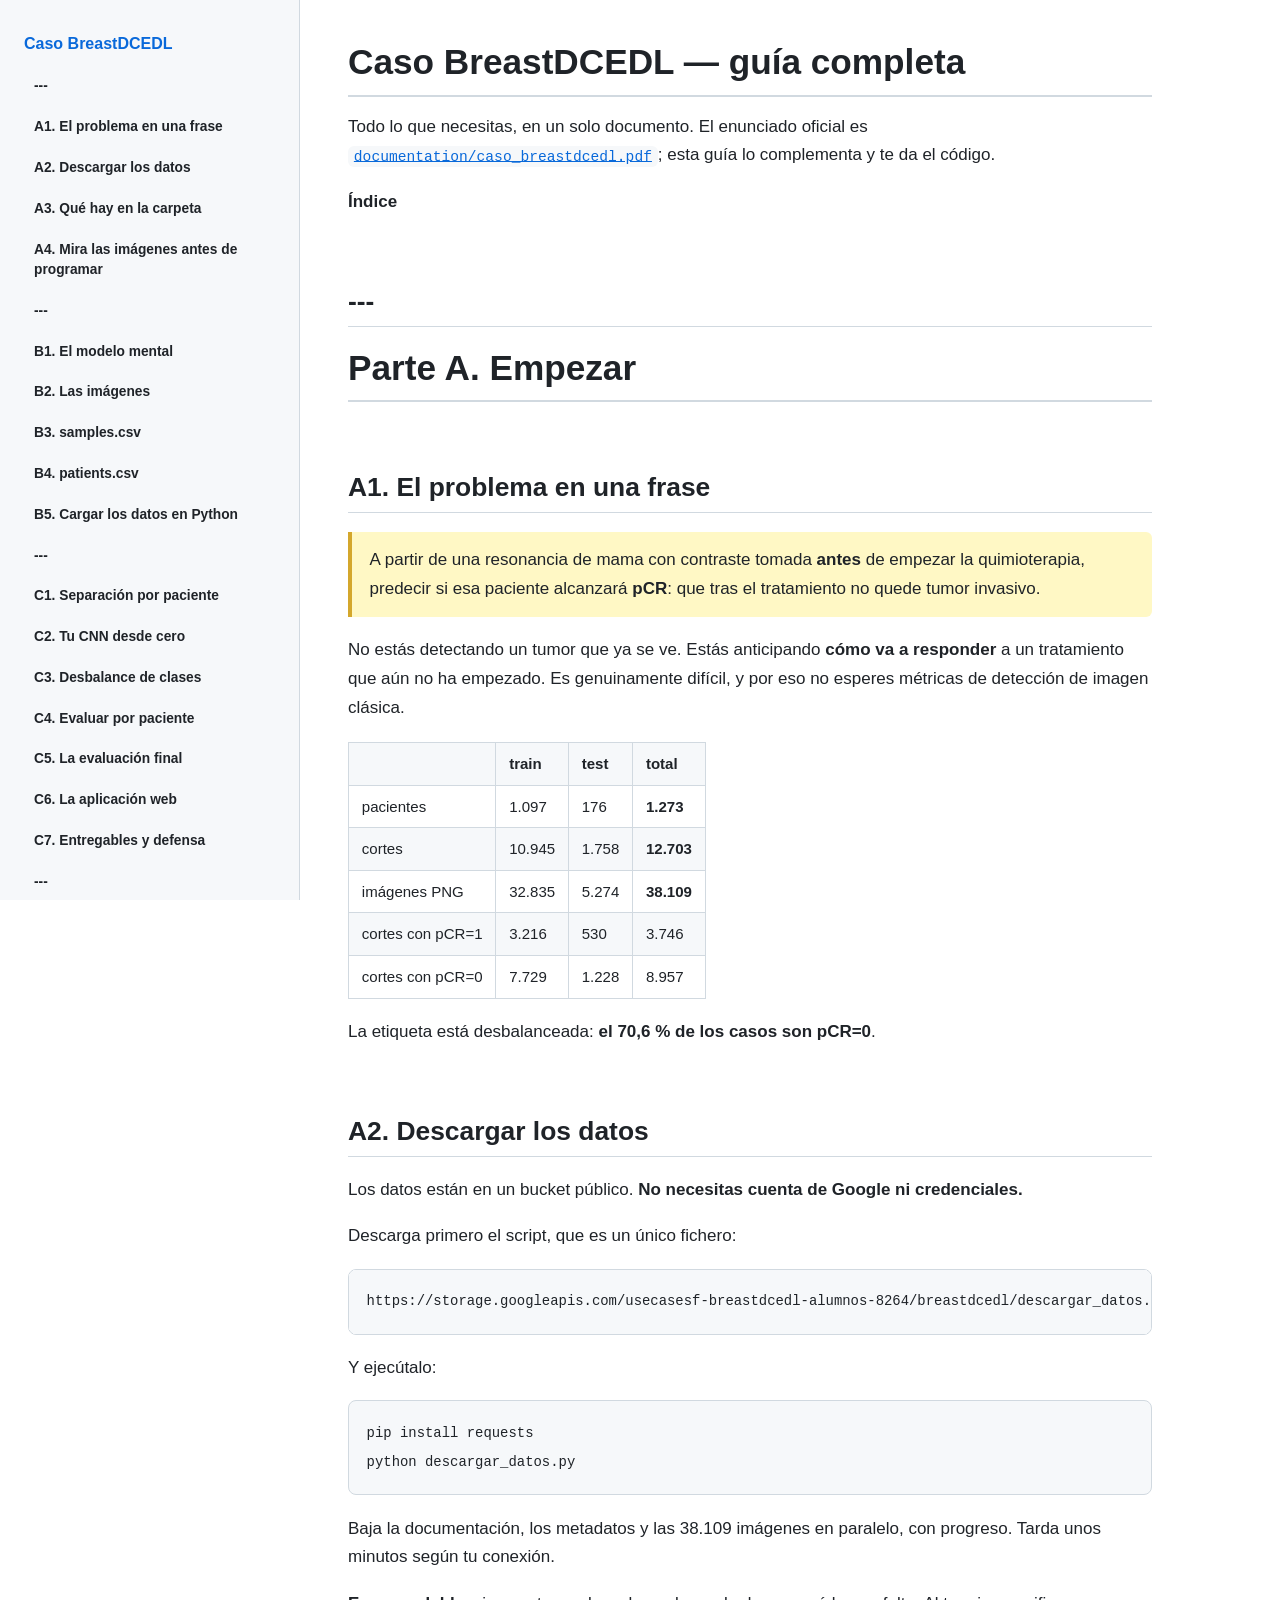
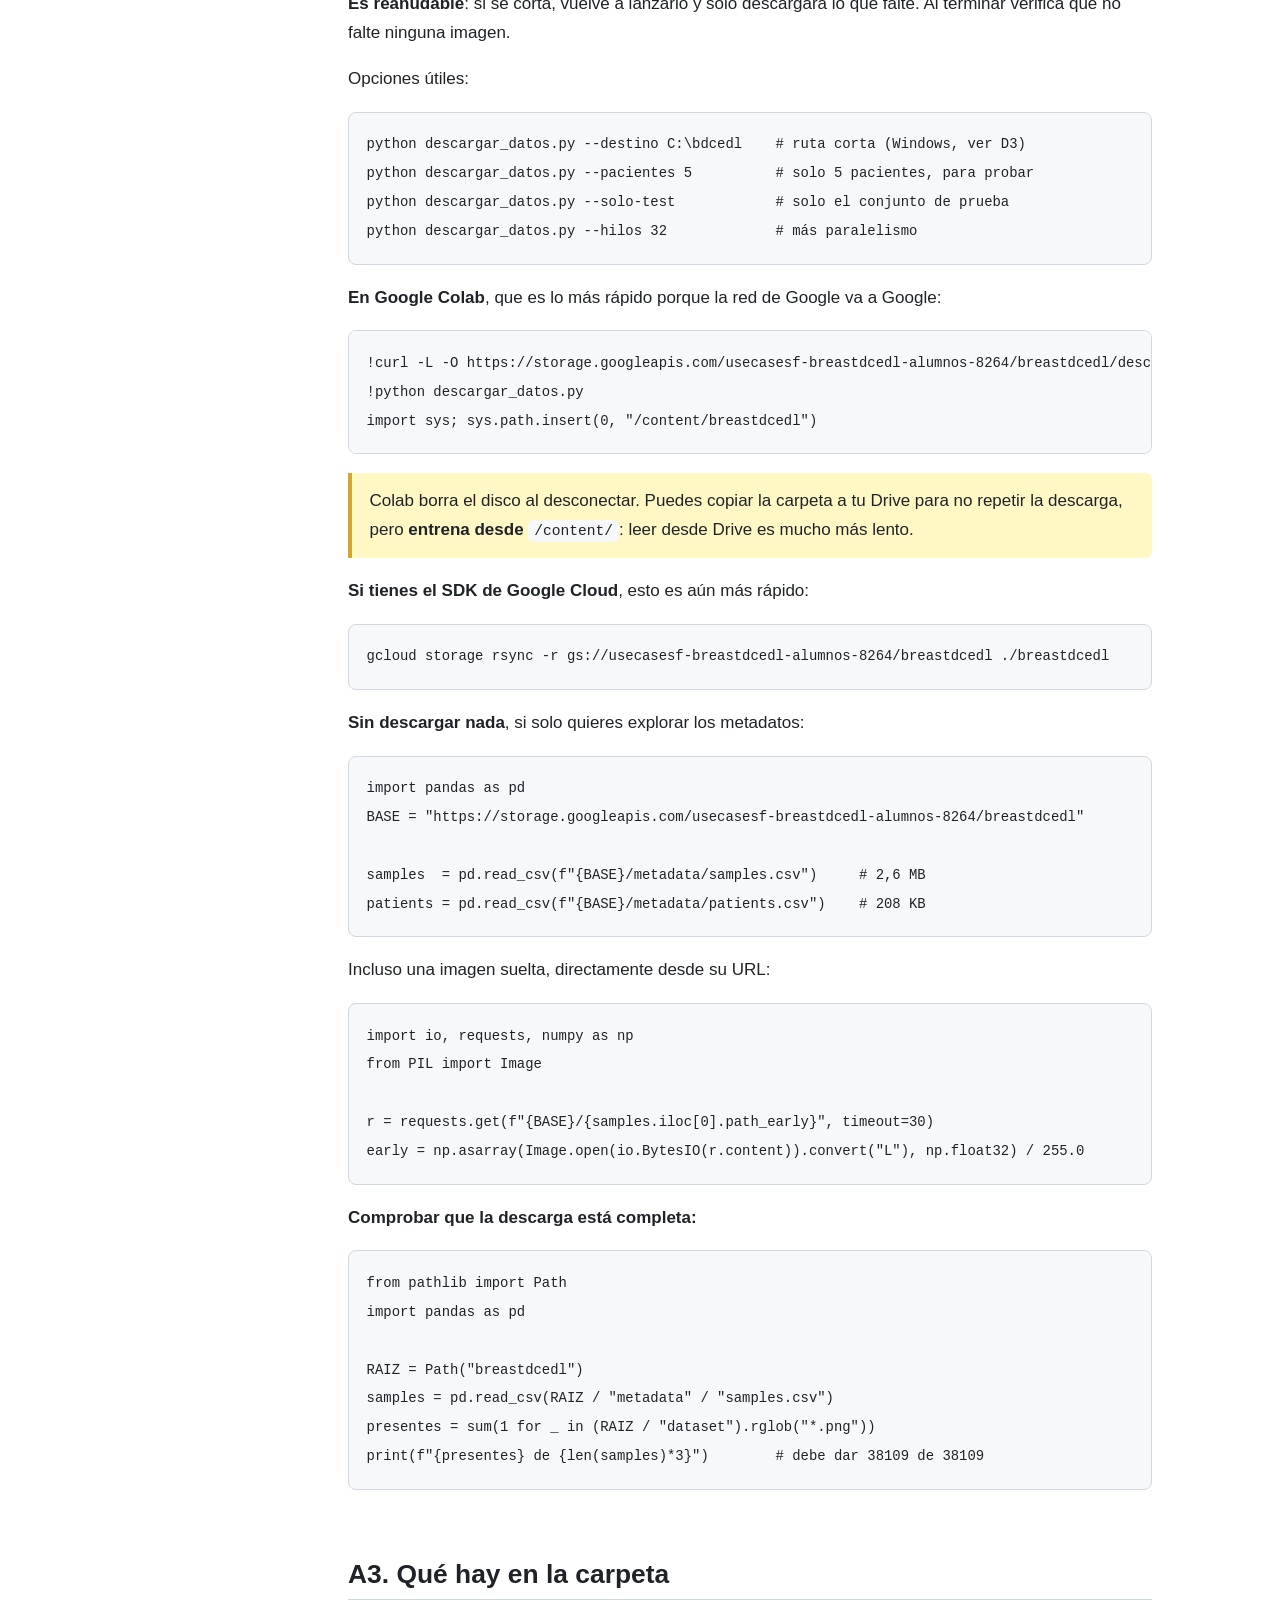
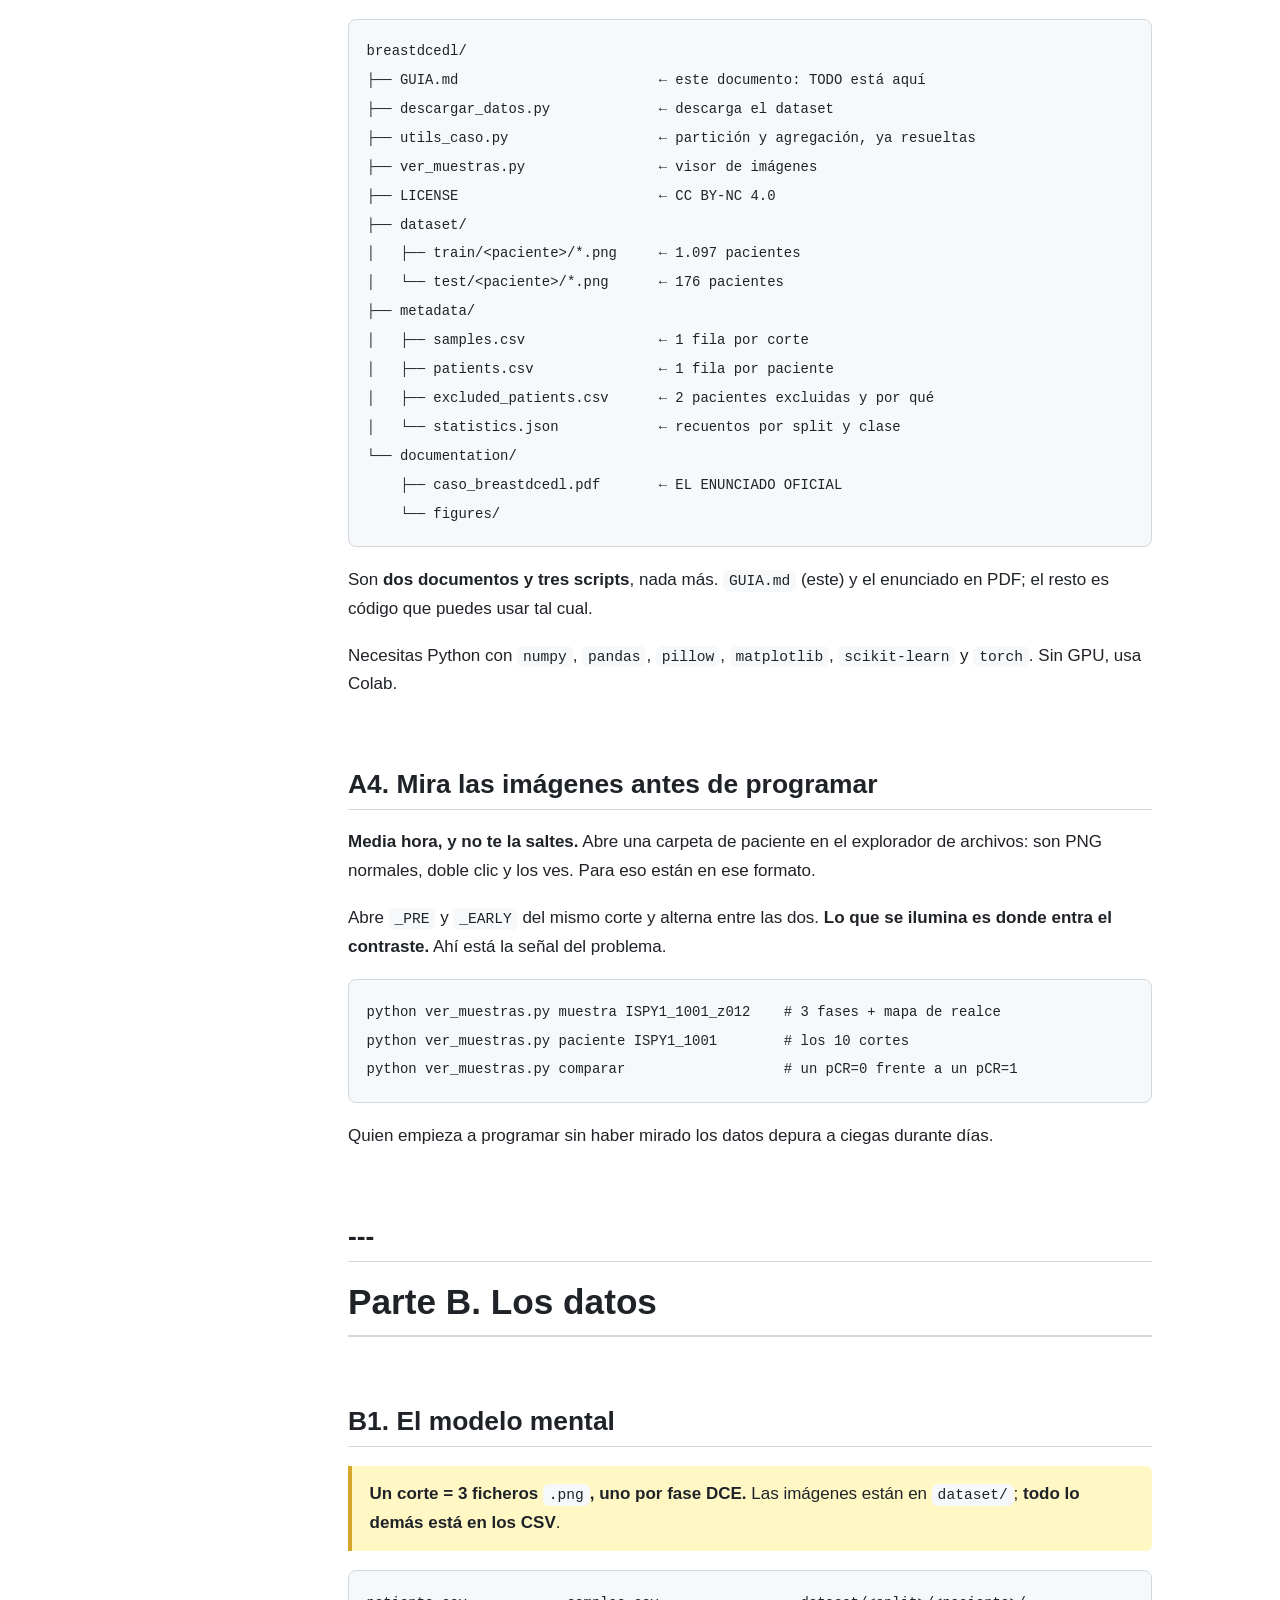
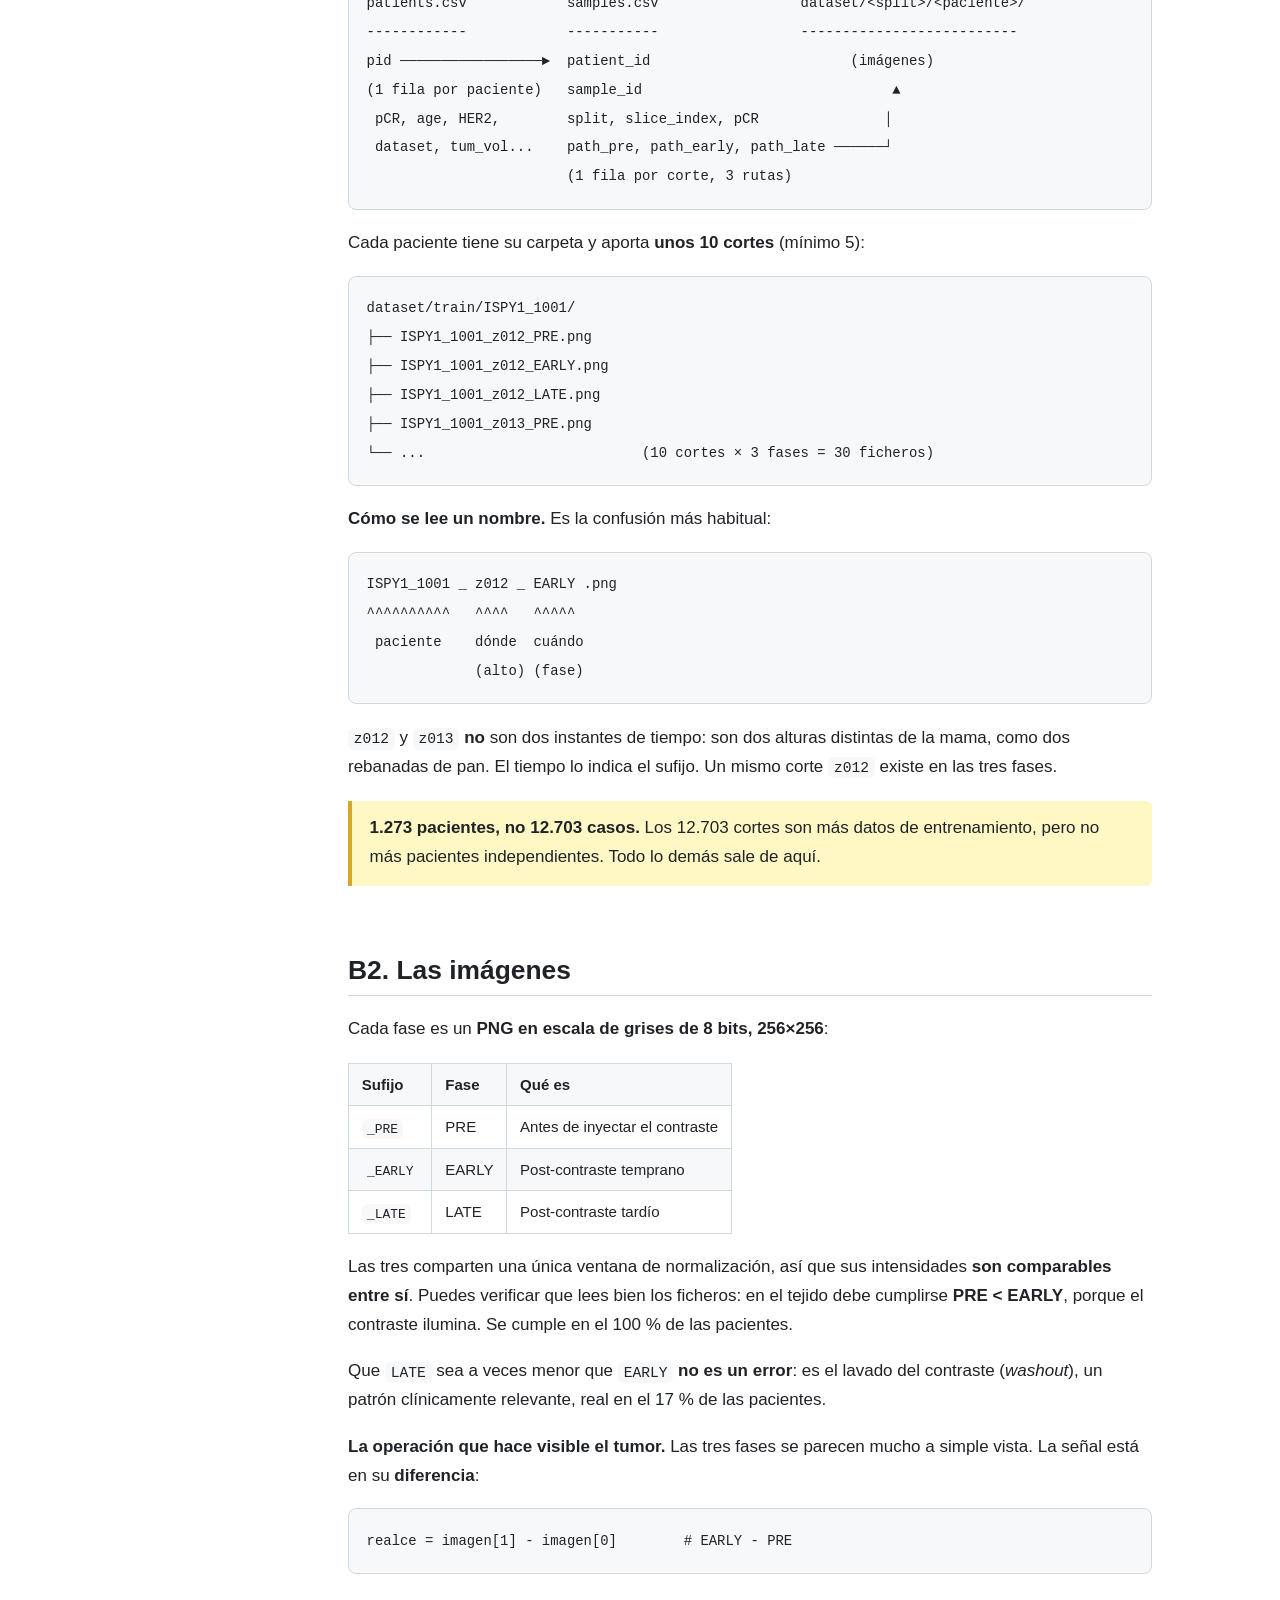
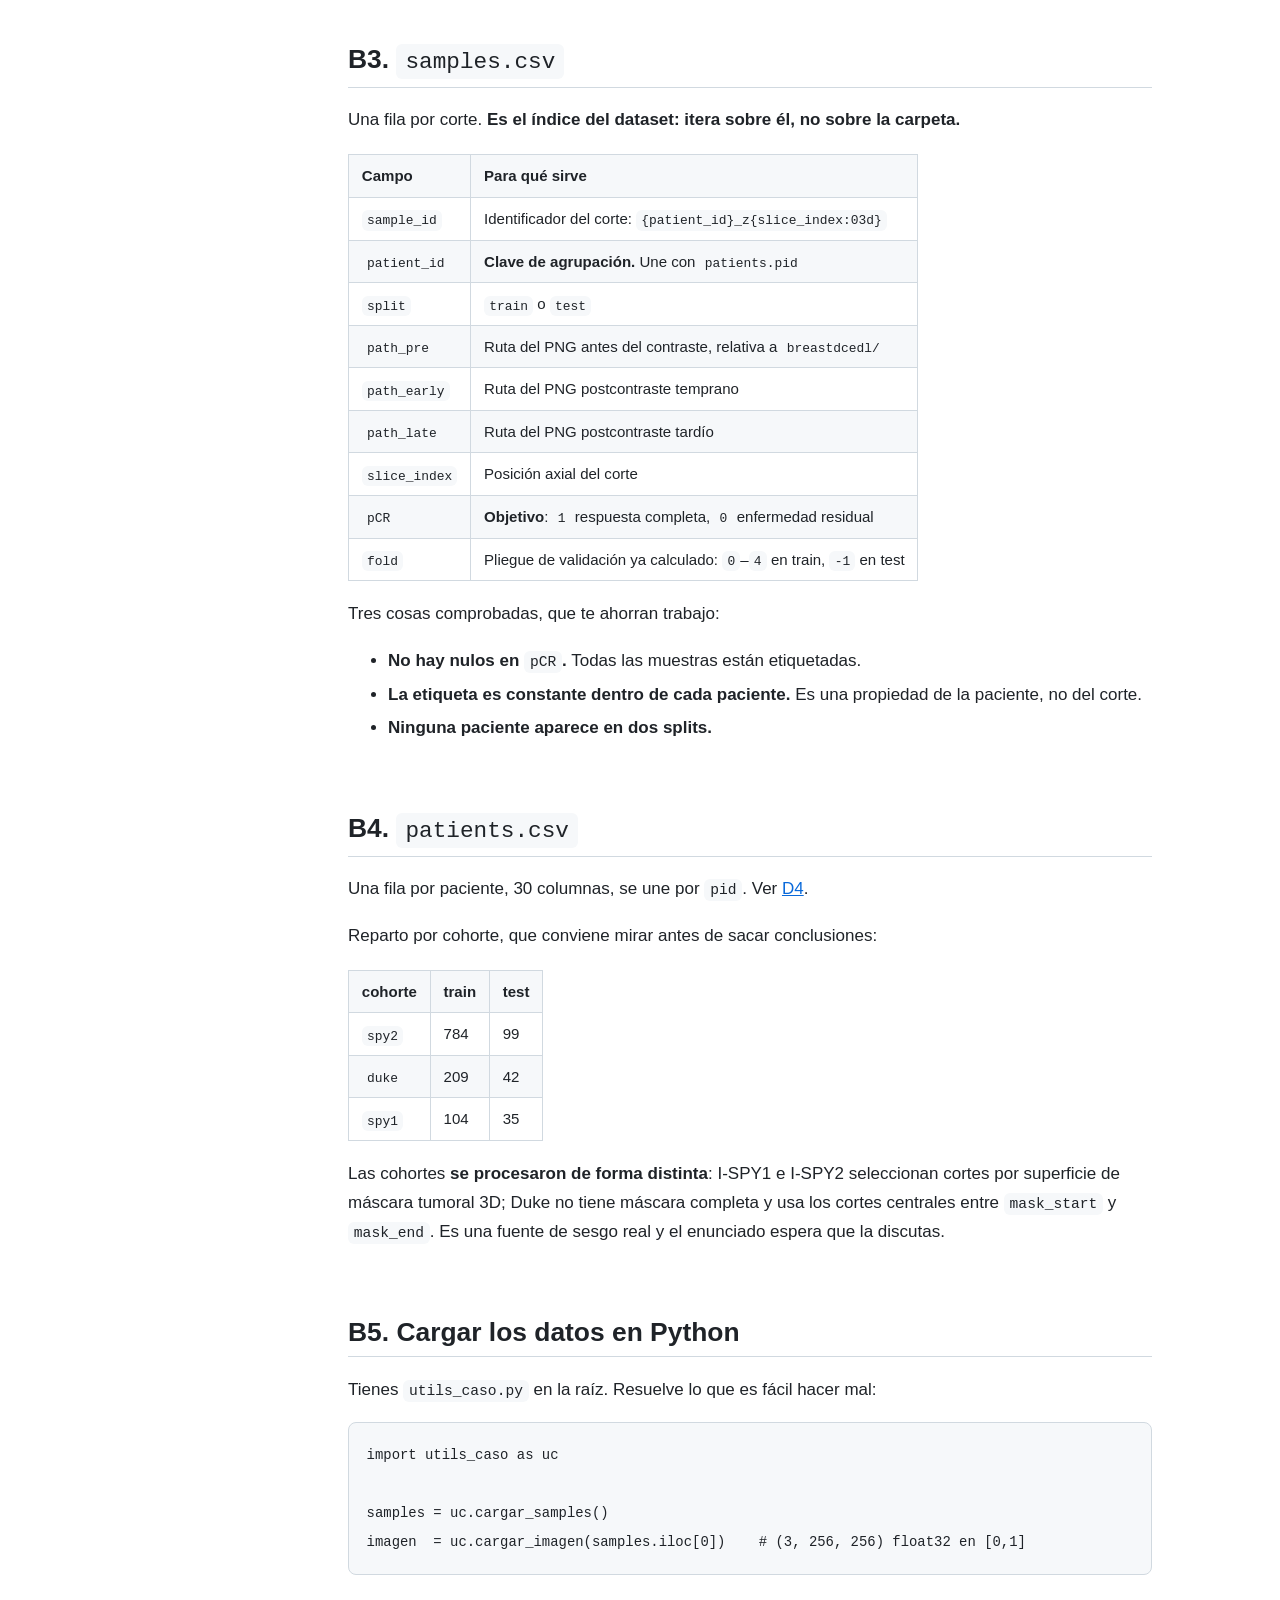
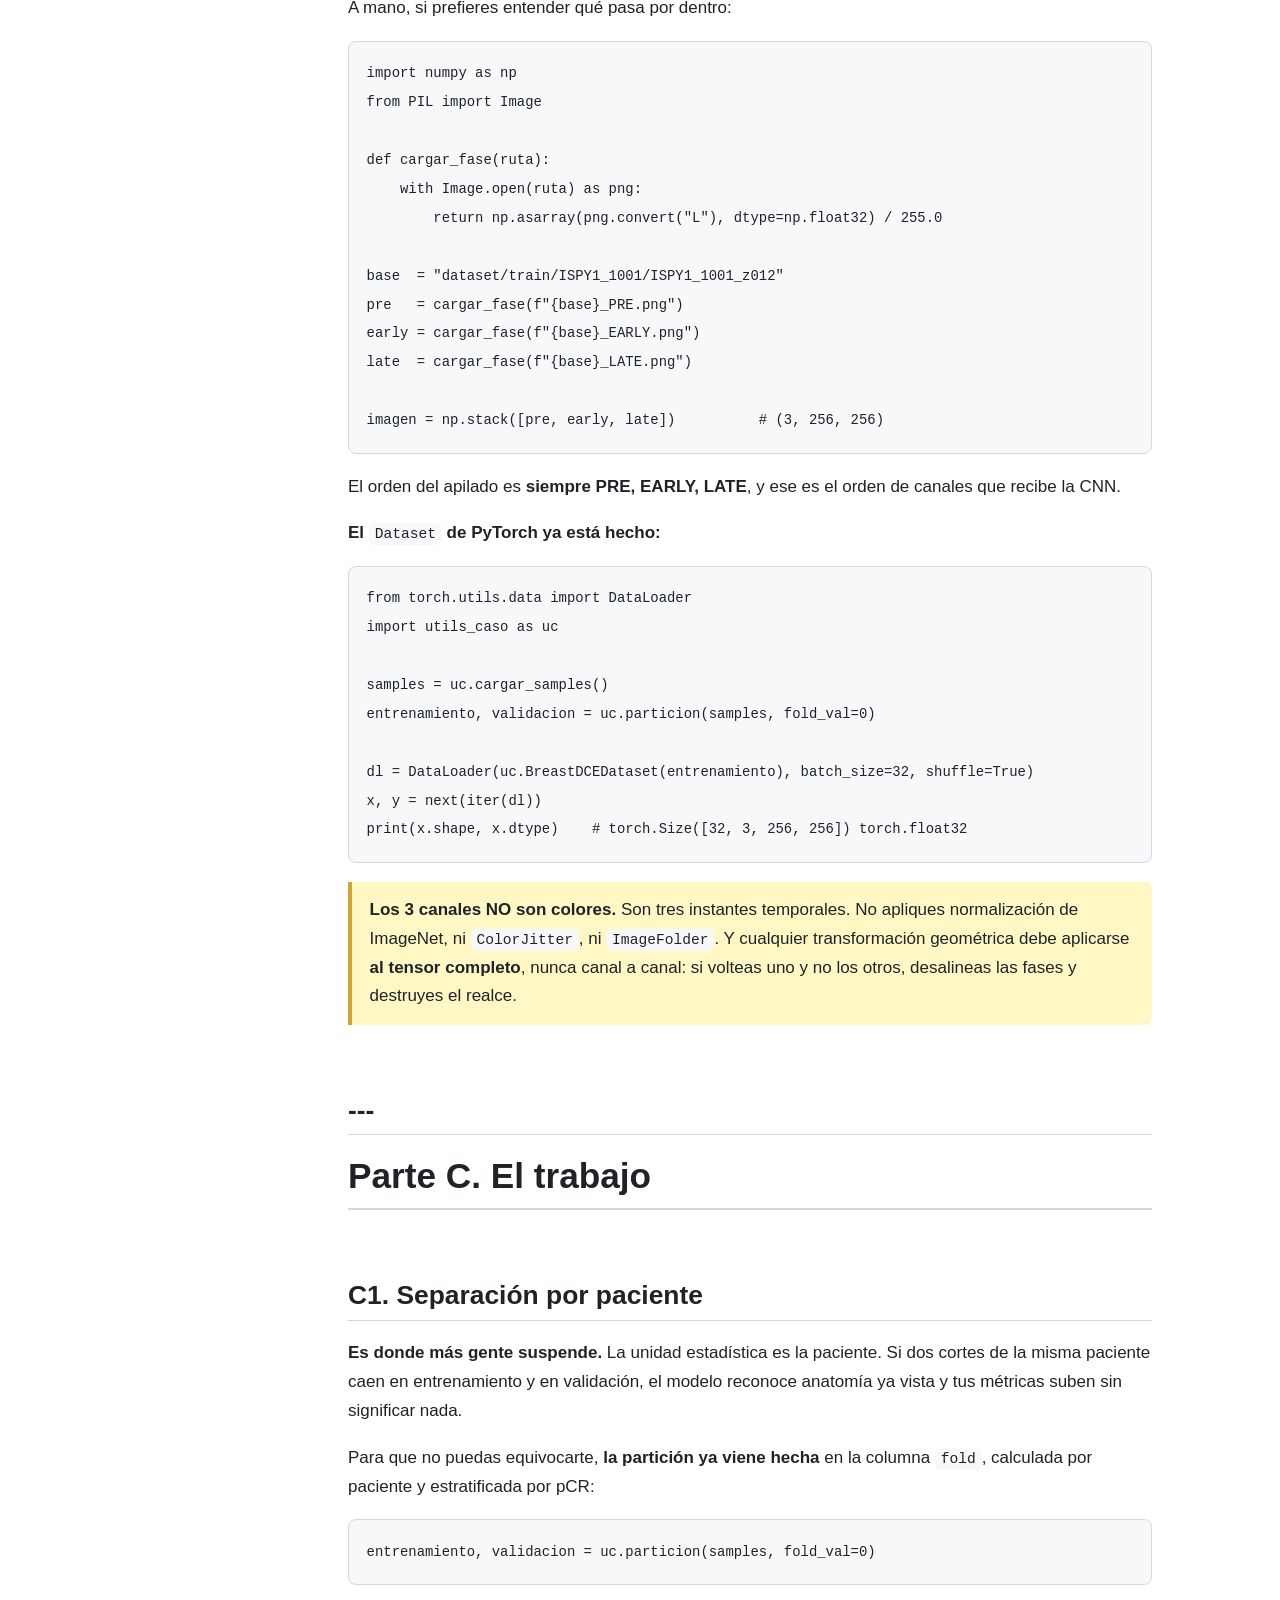
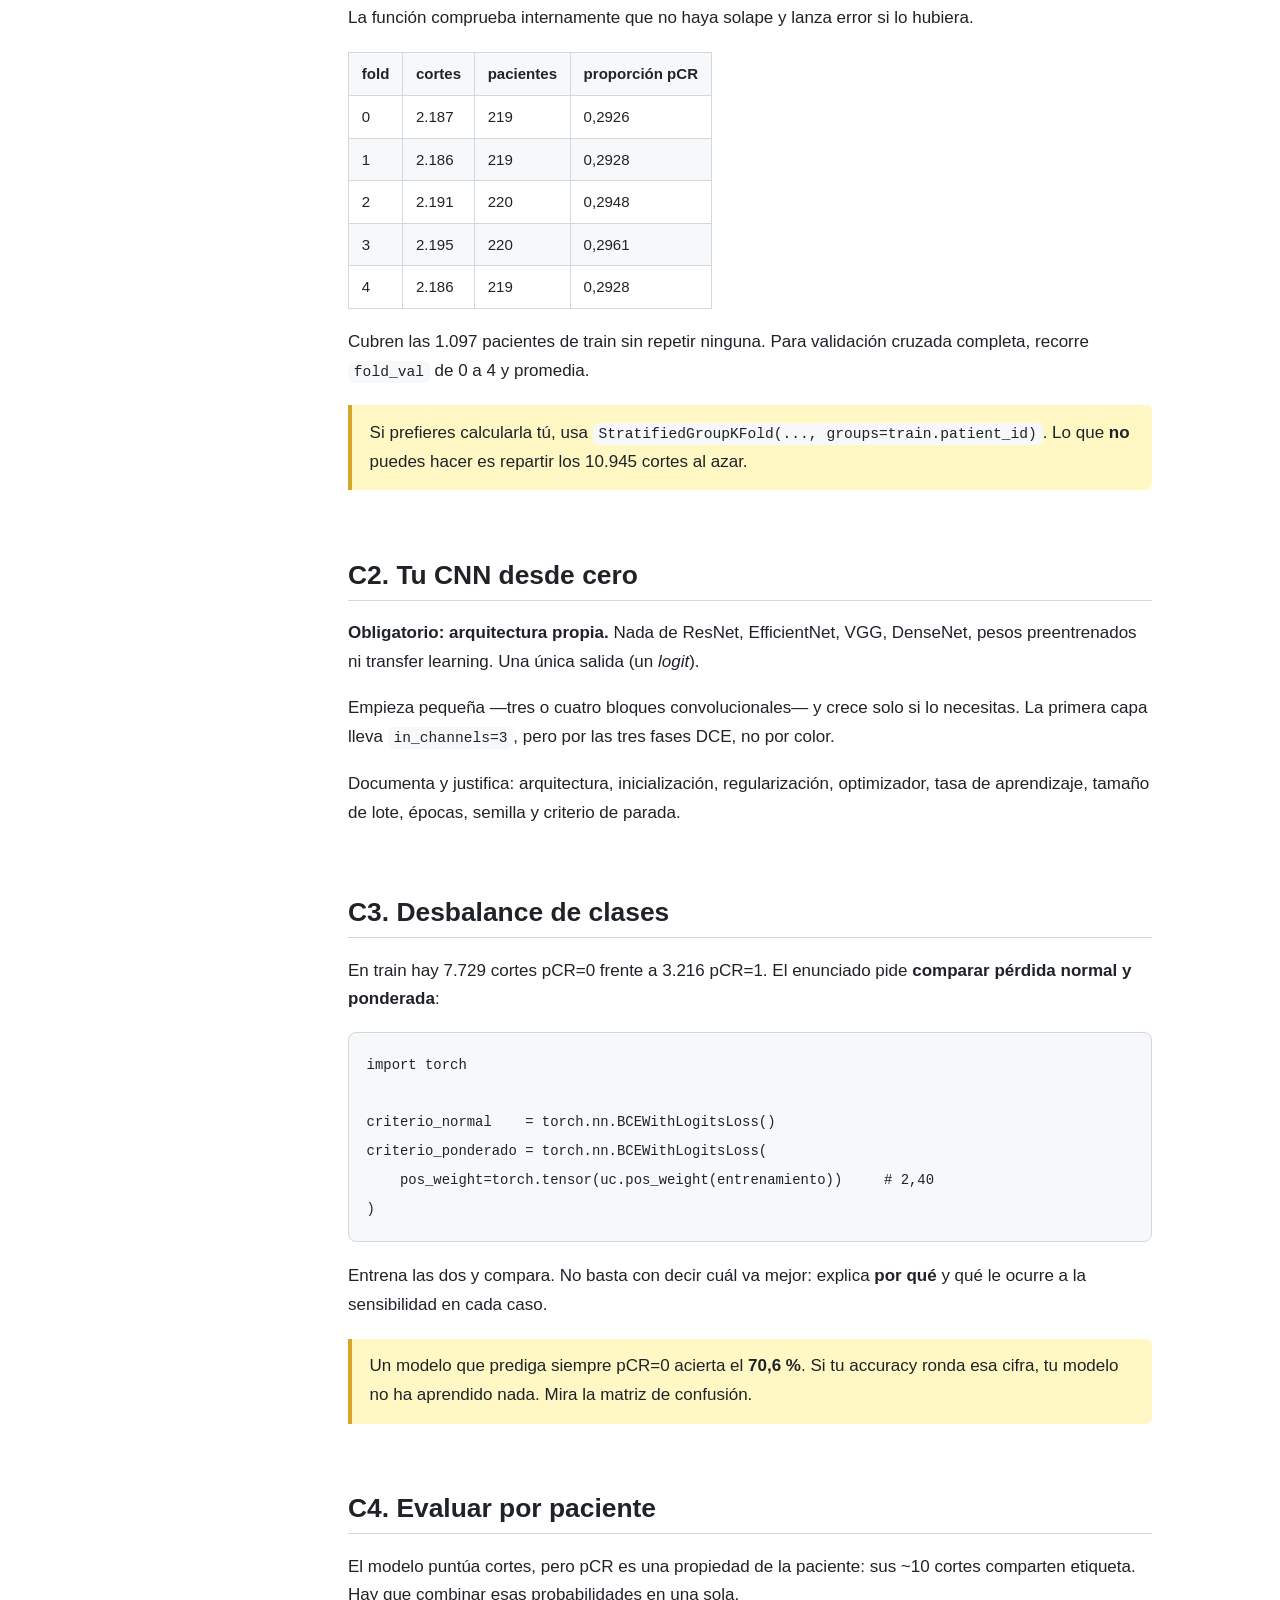
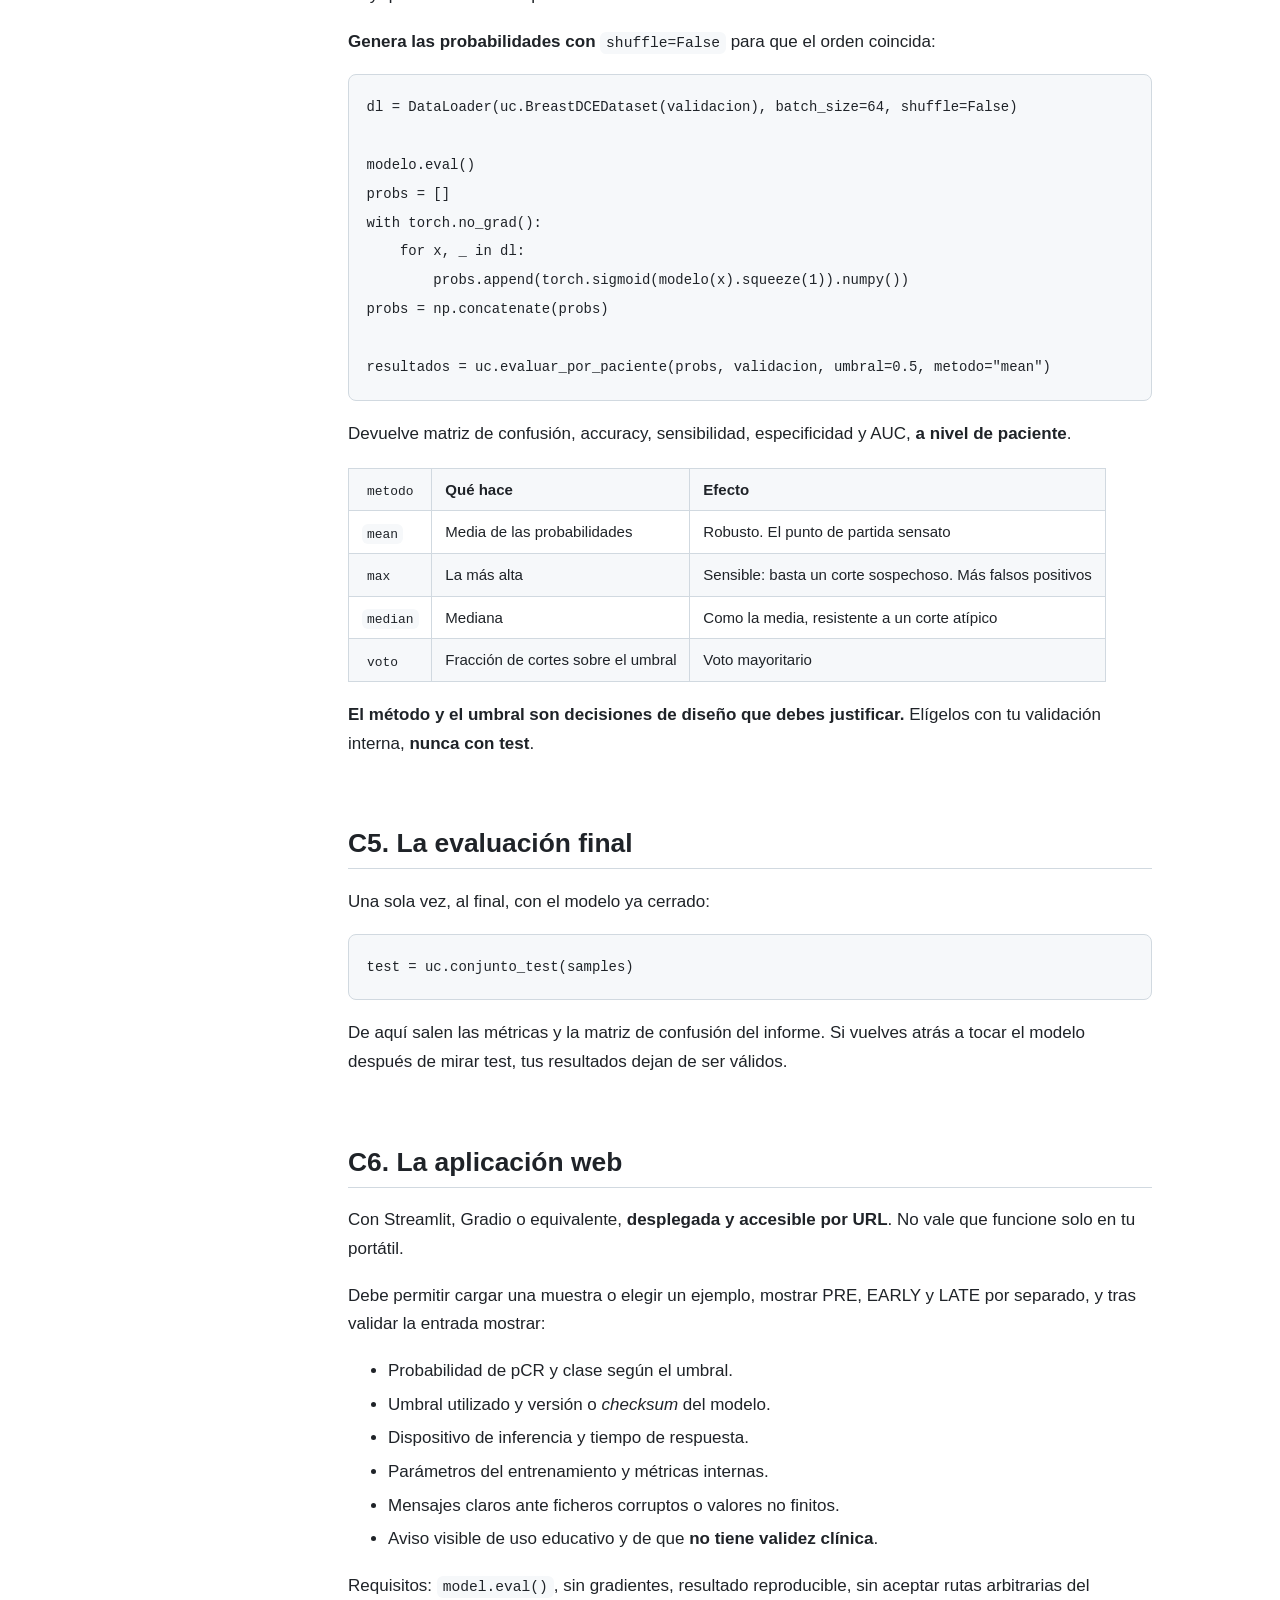
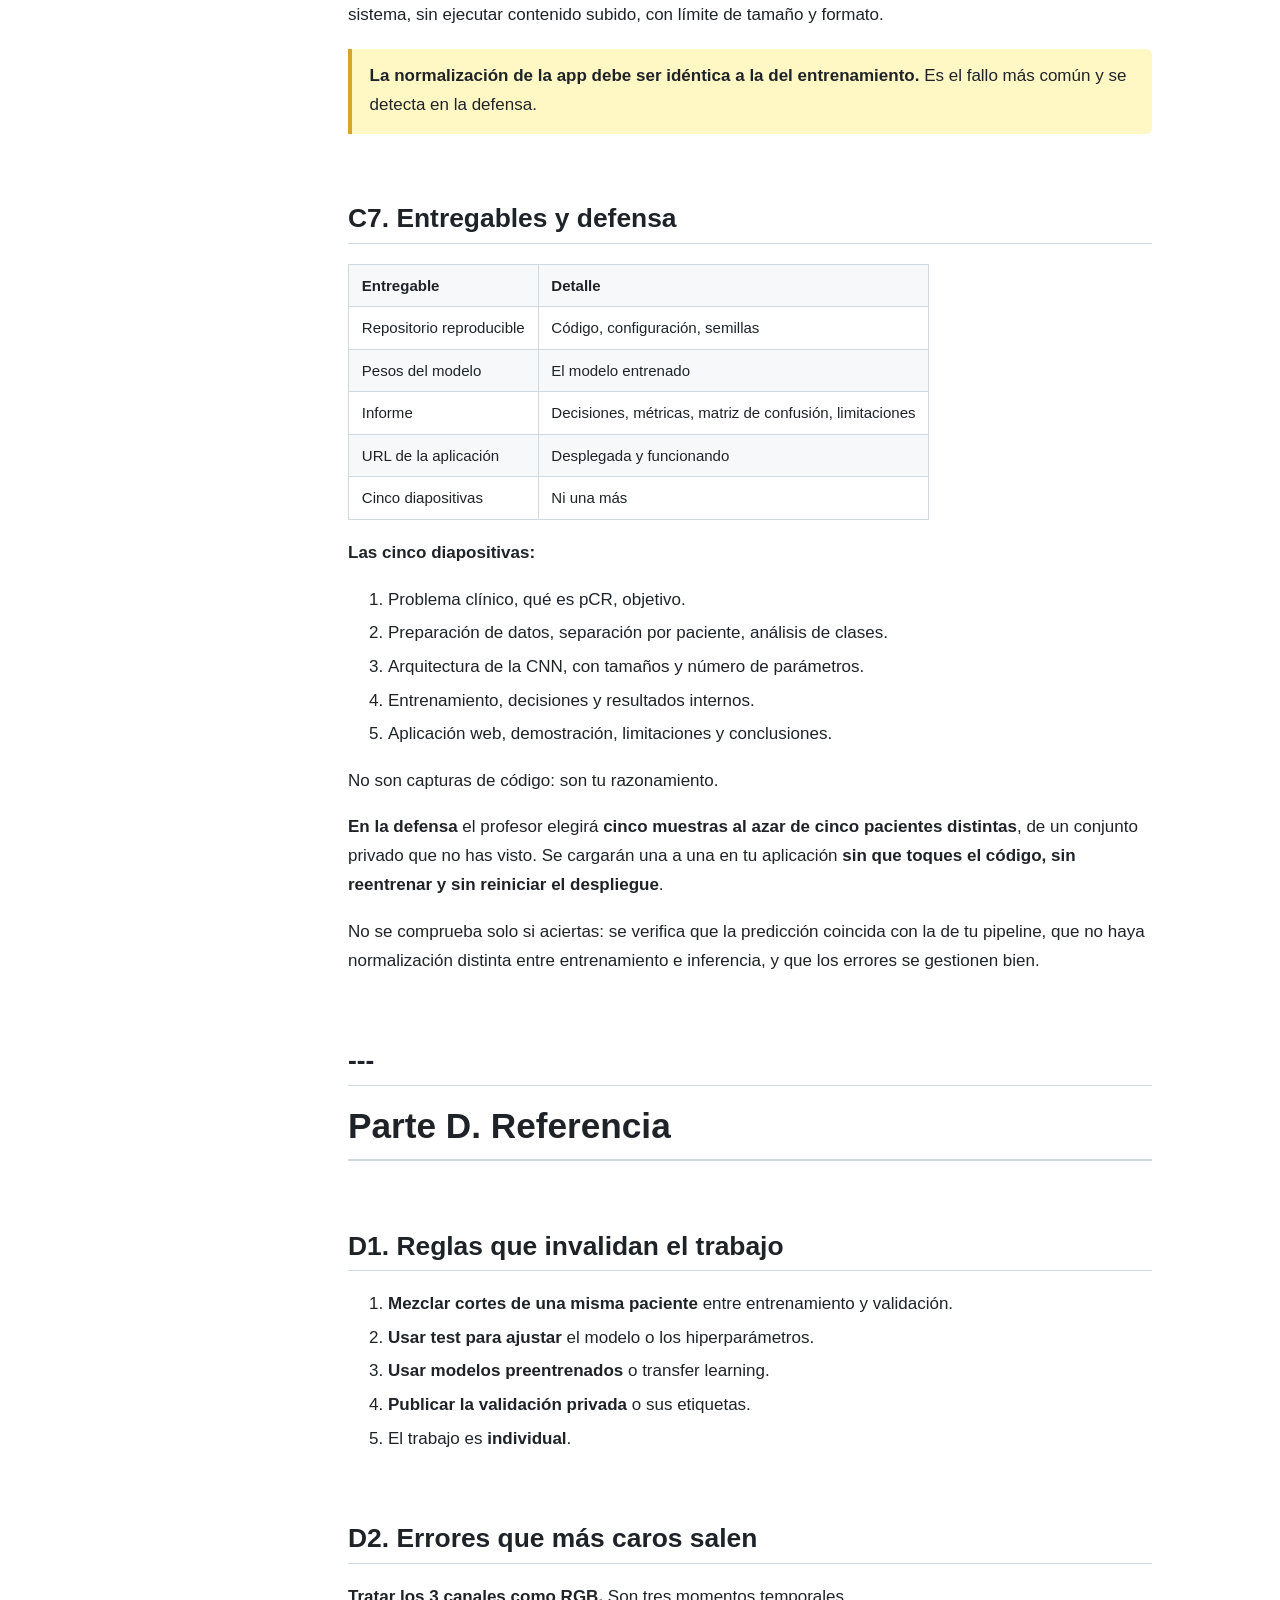
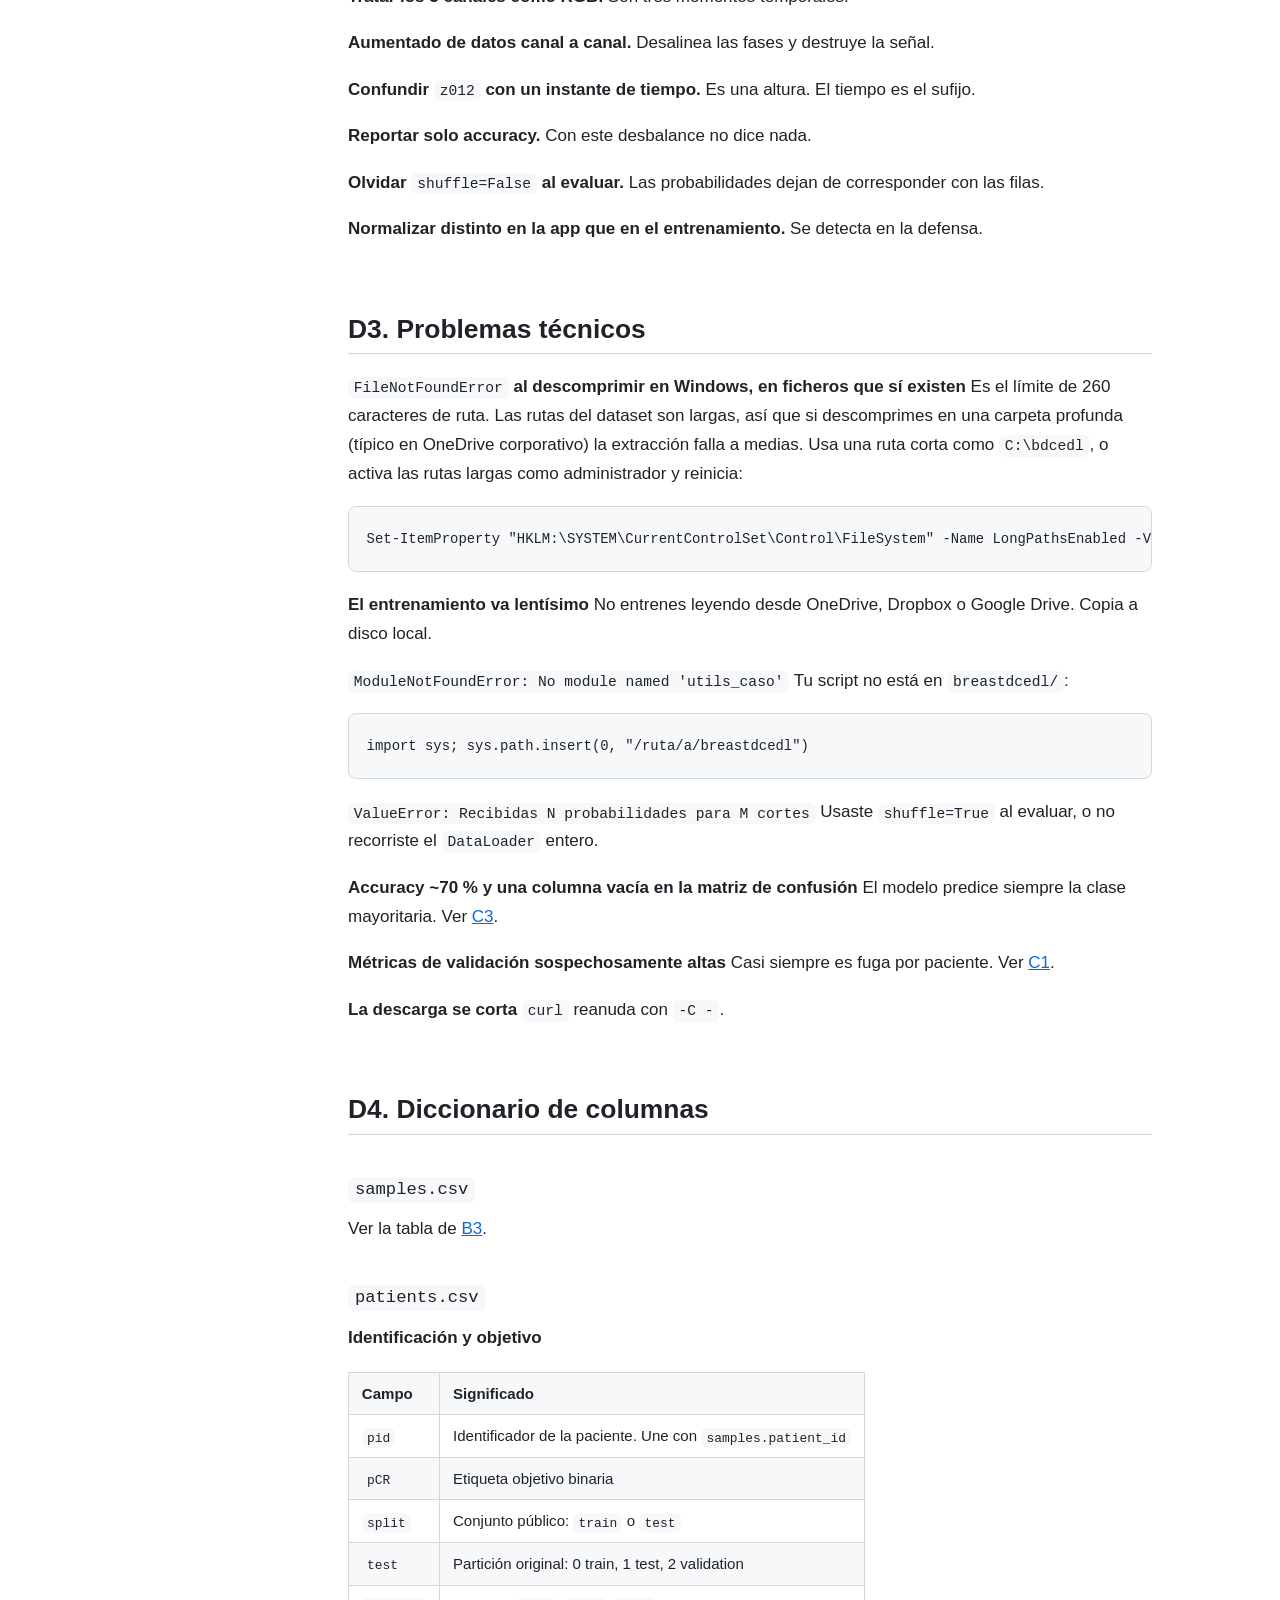
<file: docs/guia.html>
<!doctype html>
<html lang="es">
<head>
<meta charset="utf-8">
<meta name="viewport" content="width=device-width,initial-scale=1">
<title>Caso BreastDCEDL · Guía</title>
<style>
:root{
  --fondo:#fff; --texto:#1f2328; --suave:#59636e; --borde:#d1d9e0; --acento:#0969da;
  --codigo:#f6f8fa; --aviso:#fff8c5; --aviso-bd:#d4a72c; --lateral:#f6f8fa;
}
@media (prefers-color-scheme:dark){:root:not([data-theme="light"]){
  --fondo:#0d1117; --texto:#e6edf3; --suave:#9198a1; --borde:#3d444d; --acento:#4493f8;
  --codigo:#161b22; --aviso:#282215; --aviso-bd:#9e6a03; --lateral:#010409;
}}
*{box-sizing:border-box}
html{scroll-behavior:smooth}
body{margin:0;background:var(--fondo);color:var(--texto);
  font:17px/1.7 -apple-system,BlinkMacSystemFont,"Segoe UI",Helvetica,Arial,sans-serif}
.disposicion{display:flex;align-items:flex-start;max-width:1400px;margin:0 auto}
/* --- indice lateral --- */
#indice{position:sticky;top:0;flex:0 0 300px;height:100vh;overflow-y:auto;
  padding:2rem 1rem 3rem 1.5rem;background:var(--lateral);
  border-right:1px solid var(--borde);font-size:.86rem;line-height:1.5}
#indice .marca{font-weight:700;font-size:1rem;margin-bottom:1rem;color:var(--acento)}
#indice ul{list-style:none;margin:0;padding:0}
#indice li{margin:.15rem 0}
#indice a{color:var(--texto);text-decoration:none;display:block;
  padding:.28rem .5rem;border-radius:6px;border-left:2px solid transparent}
#indice a:hover{background:var(--fondo);color:var(--acento)}
#indice .n2{font-weight:600;margin-top:.7rem}
#indice .n3{padding-left:.9rem;color:var(--suave)}
/* --- contenido --- */
main{flex:1;min-width:0;padding:2.5rem 3rem 6rem;max-width:900px}
h1,h2,h3,h4{line-height:1.25;font-weight:600;scroll-margin-top:1.5rem}
h1{font-size:2.2rem;margin:0 0 1rem;padding-bottom:.3em;border-bottom:2px solid var(--borde)}
h2{font-size:1.65rem;margin:2.6em 0 .7em;padding-bottom:.3em;border-bottom:1px solid var(--borde)}
h3{font-size:1.25rem;margin:2em 0 .6em}
h4{font-size:1.05rem;margin:1.6em 0 .5em}
p,ul,ol{margin:0 0 1.1rem}
li{margin:.3rem 0}
a{color:var(--acento)}
code{background:var(--codigo);padding:.2em .4em;border-radius:6px;
  font:.86em/1.5 ui-monospace,SFMono-Regular,Menlo,Consolas,monospace}
pre{background:var(--codigo);padding:1.1rem;border-radius:8px;overflow-x:auto;
  border:1px solid var(--borde);margin:0 0 1.2rem}
pre code{background:none;padding:0;font-size:.87rem;line-height:1.6}
blockquote{margin:1.2rem 0;padding:.85rem 1.1rem;background:var(--aviso);
  border-left:4px solid var(--aviso-bd);border-radius:0 6px 6px 0}
blockquote p:last-child{margin-bottom:0}
table{border-collapse:collapse;margin:1.2rem 0;display:block;overflow-x:auto;
  max-width:100%;font-size:.94rem}
th,td{border:1px solid var(--borde);padding:.5rem .8rem;text-align:left;white-space:nowrap}
th{background:var(--codigo);font-weight:600}
tr:nth-child(even) td{background:var(--codigo)}
img{max-width:100%;height:auto;border-radius:8px;border:1px solid var(--borde)}
hr{border:0;border-top:1px solid var(--borde);margin:2.5rem 0}
footer{margin-top:4rem;padding-top:1.5rem;border-top:1px solid var(--borde);
  color:var(--suave);font-size:.88rem}
/* el indice que trae el propio Markdown sobra: lo tenemos en el lateral */
main > ul:first-of-type{display:none}
main > p:first-of-type + p + ul{display:none}
@media (max-width:900px){
  .disposicion{flex-direction:column}
  #indice{position:static;flex:none;width:100%;height:auto;max-height:none;
    border-right:0;border-bottom:1px solid var(--borde)}
  main{padding:1.5rem 1.25rem 4rem}
  main > ul:first-of-type{display:block}
}
@media print{#indice{display:none}main{max-width:none;padding:0}}
</style>
</head>
<body>
<div class="disposicion">
<nav id="indice">
  <div class="marca">Caso BreastDCEDL</div>
  <ul><li class="n2"><a href="#-">---</a></li><li class="n2"><a href="#a1-el-problema-en-una-frase">A1. El problema en una frase</a></li><li class="n2"><a href="#a2-descargar-los-datos">A2. Descargar los datos</a></li><li class="n2"><a href="#a3-qué-hay-en-la-carpeta">A3. Qué hay en la carpeta</a></li><li class="n2"><a href="#a4-mira-las-imágenes-antes-de-programar">A4. Mira las imágenes antes de programar</a></li><li class="n2"><a href="#-_1">---</a></li><li class="n2"><a href="#b1-el-modelo-mental">B1. El modelo mental</a></li><li class="n2"><a href="#b2-las-imágenes">B2. Las imágenes</a></li><li class="n2"><a href="#b3-samplescsv">B3. samples.csv</a></li><li class="n2"><a href="#b4-patientscsv">B4. patients.csv</a></li><li class="n2"><a href="#b5-cargar-los-datos-en-python">B5. Cargar los datos en Python</a></li><li class="n2"><a href="#-_2">---</a></li><li class="n2"><a href="#c1-separación-por-paciente">C1. Separación por paciente</a></li><li class="n2"><a href="#c2-tu-cnn-desde-cero">C2. Tu CNN desde cero</a></li><li class="n2"><a href="#c3-desbalance-de-clases">C3. Desbalance de clases</a></li><li class="n2"><a href="#c4-evaluar-por-paciente">C4. Evaluar por paciente</a></li><li class="n2"><a href="#c5-la-evaluación-final">C5. La evaluación final</a></li><li class="n2"><a href="#c6-la-aplicación-web">C6. La aplicación web</a></li><li class="n2"><a href="#c7-entregables-y-defensa">C7. Entregables y defensa</a></li><li class="n2"><a href="#-_3">---</a></li><li class="n2"><a href="#d1-reglas-que-invalidan-el-trabajo">D1. Reglas que invalidan el trabajo</a></li><li class="n2"><a href="#d2-errores-que-más-caros-salen">D2. Errores que más caros salen</a></li><li class="n2"><a href="#d3-problemas-técnicos">D3. Problemas técnicos</a></li><li class="n2"><a href="#d4-diccionario-de-columnas">D4. Diccionario de columnas</a></li><li class="n3"><a href="#samplescsv">samples.csv</a></li><li class="n3"><a href="#patientscsv">patients.csv</a></li><li class="n2"><a href="#d5-preguntas-para-el-informe">D5. Preguntas para el informe</a></li><li class="n2"><a href="#d6-licencia-y-ética">D6. Licencia y ética</a></li></ul>
</nav>
<main>
<h1 id="caso-breastdcedl-guía-completa">Caso BreastDCEDL — guía completa</h1>
<p>Todo lo que necesitas, en un solo documento. El enunciado oficial es
<a href="caso_breastdcedl.pdf"><code>documentation/caso_breastdcedl.pdf</code></a>; esta
guía lo complementa y te da el código.</p>
<p><strong>Índice</strong></p>
<ul>
<li><a href="#parte-a-empezar">Parte A. Empezar</a></li>
<li><a href="#a1-el-problema-en-una-frase">A1. El problema en una frase</a></li>
<li><a href="#a2-descargar-los-datos">A2. Descargar los datos</a></li>
<li><a href="#a3-qué-hay-en-la-carpeta">A3. Qué hay en la carpeta</a></li>
<li><a href="#a4-mira-las-imágenes-antes-de-programar">A4. Mira las imágenes antes de programar</a></li>
<li><a href="#parte-b-los-datos">Parte B. Los datos</a></li>
<li><a href="#b1-el-modelo-mental">B1. El modelo mental</a></li>
<li><a href="#b2-las-imágenes">B2. Las imágenes</a></li>
<li><a href="#b3-samplescsv">B3. <code>samples.csv</code></a></li>
<li><a href="#b4-patientscsv">B4. <code>patients.csv</code></a></li>
<li><a href="#b5-cargar-los-datos-en-python">B5. Cargar los datos en Python</a></li>
<li><a href="#parte-c-el-trabajo">Parte C. El trabajo</a></li>
<li><a href="#c1-separación-por-paciente">C1. Separación por paciente</a></li>
<li><a href="#c2-tu-cnn-desde-cero">C2. Tu CNN desde cero</a></li>
<li><a href="#c3-desbalance-de-clases">C3. Desbalance de clases</a></li>
<li><a href="#c4-evaluar-por-paciente">C4. Evaluar por paciente</a></li>
<li><a href="#c5-la-evaluación-final">C5. La evaluación final</a></li>
<li><a href="#c6-la-aplicación-web">C6. La aplicación web</a></li>
<li><a href="#c7-entregables-y-defensa">C7. Entregables y defensa</a></li>
<li><a href="#parte-d-referencia">Parte D. Referencia</a></li>
<li><a href="#d1-reglas-que-invalidan-el-trabajo">D1. Reglas que invalidan el trabajo</a></li>
<li><a href="#d2-errores-que-más-caros-salen">D2. Errores que más caros salen</a></li>
<li><a href="#d3-problemas-técnicos">D3. Problemas técnicos</a></li>
<li><a href="#d4-diccionario-de-columnas">D4. Diccionario de columnas</a></li>
<li><a href="#d5-preguntas-para-el-informe">D5. Preguntas para el informe</a></li>
<li><a href="#d6-licencia-y-ética">D6. Licencia y ética</a></li>
</ul>
<h2 id="-">---</h2>
<h1 id="parte-a-empezar">Parte A. Empezar</h1>
<h2 id="a1-el-problema-en-una-frase">A1. El problema en una frase</h2>
<blockquote>
<p>A partir de una resonancia de mama con contraste tomada <strong>antes</strong> de empezar la
quimioterapia, predecir si esa paciente alcanzará <strong>pCR</strong>: que tras el
tratamiento no quede tumor invasivo.</p>
</blockquote>
<p>No estás detectando un tumor que ya se ve. Estás anticipando <strong>cómo va a
responder</strong> a un tratamiento que aún no ha empezado. Es genuinamente difícil, y
por eso no esperes métricas de detección de imagen clásica.</p>
<table>
<thead>
<tr>
<th></th>
<th>train</th>
<th>test</th>
<th>total</th>
</tr>
</thead>
<tbody>
<tr>
<td>pacientes</td>
<td>1.097</td>
<td>176</td>
<td><strong>1.273</strong></td>
</tr>
<tr>
<td>cortes</td>
<td>10.945</td>
<td>1.758</td>
<td><strong>12.703</strong></td>
</tr>
<tr>
<td>imágenes PNG</td>
<td>32.835</td>
<td>5.274</td>
<td><strong>38.109</strong></td>
</tr>
<tr>
<td>cortes con pCR=1</td>
<td>3.216</td>
<td>530</td>
<td>3.746</td>
</tr>
<tr>
<td>cortes con pCR=0</td>
<td>7.729</td>
<td>1.228</td>
<td>8.957</td>
</tr>
</tbody>
</table>
<p>La etiqueta está desbalanceada: <strong>el 70,6 % de los casos son pCR=0</strong>.</p>
<h2 id="a2-descargar-los-datos">A2. Descargar los datos</h2>
<p>Los datos están en un bucket público. <strong>No necesitas cuenta de Google ni
credenciales.</strong></p>
<p>Descarga primero el script, que es un único fichero:</p>
<pre><code>https://storage.googleapis.com/usecasesf-breastdcedl-alumnos-8264/breastdcedl/descargar_datos.py
</code></pre>
<p>Y ejecútalo:</p>
<pre><code class="language-bash">pip install requests
python descargar_datos.py
</code></pre>
<p>Baja la documentación, los metadatos y las 38.109 imágenes en paralelo, con
progreso. Tarda unos minutos según tu conexión.</p>
<p><strong>Es reanudable</strong>: si se corta, vuelve a lanzarlo y solo descargará lo que falte.
Al terminar verifica que no falte ninguna imagen.</p>
<p>Opciones útiles:</p>
<pre><code class="language-bash">python descargar_datos.py --destino C:\bdcedl    # ruta corta (Windows, ver D3)
python descargar_datos.py --pacientes 5          # solo 5 pacientes, para probar
python descargar_datos.py --solo-test            # solo el conjunto de prueba
python descargar_datos.py --hilos 32             # más paralelismo
</code></pre>
<p><strong>En Google Colab</strong>, que es lo más rápido porque la red de Google va a Google:</p>
<pre><code class="language-python">!curl -L -O https://storage.googleapis.com/usecasesf-breastdcedl-alumnos-8264/breastdcedl/descargar_datos.py
!python descargar_datos.py
import sys; sys.path.insert(0, &quot;/content/breastdcedl&quot;)
</code></pre>
<blockquote>
<p>Colab borra el disco al desconectar. Puedes copiar la carpeta a tu Drive para
no repetir la descarga, pero <strong>entrena desde <code>/content/</code></strong>: leer desde Drive es
mucho más lento.</p>
</blockquote>
<p><strong>Si tienes el SDK de Google Cloud</strong>, esto es aún más rápido:</p>
<pre><code class="language-bash">gcloud storage rsync -r gs://usecasesf-breastdcedl-alumnos-8264/breastdcedl ./breastdcedl
</code></pre>
<p><strong>Sin descargar nada</strong>, si solo quieres explorar los metadatos:</p>
<pre><code class="language-python">import pandas as pd
BASE = &quot;https://storage.googleapis.com/usecasesf-breastdcedl-alumnos-8264/breastdcedl&quot;

samples  = pd.read_csv(f&quot;{BASE}/metadata/samples.csv&quot;)     # 2,6 MB
patients = pd.read_csv(f&quot;{BASE}/metadata/patients.csv&quot;)    # 208 KB
</code></pre>
<p>Incluso una imagen suelta, directamente desde su URL:</p>
<pre><code class="language-python">import io, requests, numpy as np
from PIL import Image

r = requests.get(f&quot;{BASE}/{samples.iloc[0].path_early}&quot;, timeout=30)
early = np.asarray(Image.open(io.BytesIO(r.content)).convert(&quot;L&quot;), np.float32) / 255.0
</code></pre>
<p><strong>Comprobar que la descarga está completa:</strong></p>
<pre><code class="language-python">from pathlib import Path
import pandas as pd

RAIZ = Path(&quot;breastdcedl&quot;)
samples = pd.read_csv(RAIZ / &quot;metadata&quot; / &quot;samples.csv&quot;)
presentes = sum(1 for _ in (RAIZ / &quot;dataset&quot;).rglob(&quot;*.png&quot;))
print(f&quot;{presentes} de {len(samples)*3}&quot;)        # debe dar 38109 de 38109
</code></pre>
<h2 id="a3-qué-hay-en-la-carpeta">A3. Qué hay en la carpeta</h2>
<pre><code>breastdcedl/
├── GUIA.md                        ← este documento: TODO está aquí
├── descargar_datos.py             ← descarga el dataset
├── utils_caso.py                  ← partición y agregación, ya resueltas
├── ver_muestras.py                ← visor de imágenes
├── LICENSE                        ← CC BY-NC 4.0
├── dataset/
│   ├── train/&lt;paciente&gt;/*.png     ← 1.097 pacientes
│   └── test/&lt;paciente&gt;/*.png      ← 176 pacientes
├── metadata/
│   ├── samples.csv                ← 1 fila por corte
│   ├── patients.csv               ← 1 fila por paciente
│   ├── excluded_patients.csv      ← 2 pacientes excluidas y por qué
│   └── statistics.json            ← recuentos por split y clase
└── documentation/
    ├── caso_breastdcedl.pdf       ← EL ENUNCIADO OFICIAL
    └── figures/
</code></pre>
<p>Son <strong>dos documentos y tres scripts</strong>, nada más. <code>GUIA.md</code> (este) y el enunciado
en PDF; el resto es código que puedes usar tal cual.</p>
<p>Necesitas Python con <code>numpy</code>, <code>pandas</code>, <code>pillow</code>, <code>matplotlib</code>, <code>scikit-learn</code> y
<code>torch</code>. Sin GPU, usa Colab.</p>
<h2 id="a4-mira-las-imágenes-antes-de-programar">A4. Mira las imágenes antes de programar</h2>
<p><strong>Media hora, y no te la saltes.</strong> Abre una carpeta de paciente en el explorador
de archivos: son PNG normales, doble clic y los ves. Para eso están en ese formato.</p>
<p>Abre <code>_PRE</code> y <code>_EARLY</code> del mismo corte y alterna entre las dos. <strong>Lo que se
ilumina es donde entra el contraste.</strong> Ahí está la señal del problema.</p>
<pre><code class="language-bash">python ver_muestras.py muestra ISPY1_1001_z012    # 3 fases + mapa de realce
python ver_muestras.py paciente ISPY1_1001        # los 10 cortes
python ver_muestras.py comparar                   # un pCR=0 frente a un pCR=1
</code></pre>
<p>Quien empieza a programar sin haber mirado los datos depura a ciegas durante días.</p>
<h2 id="-_1">---</h2>
<h1 id="parte-b-los-datos">Parte B. Los datos</h1>
<h2 id="b1-el-modelo-mental">B1. El modelo mental</h2>
<blockquote>
<p><strong>Un corte = 3 ficheros <code>.png</code>, uno por fase DCE.</strong>
Las imágenes están en <code>dataset/</code>; <strong>todo lo demás está en los CSV</strong>.</p>
</blockquote>
<pre><code>patients.csv            samples.csv                 dataset/&lt;split&gt;/&lt;paciente&gt;/
------------            -----------                 --------------------------
pid ─────────────────►  patient_id                        (imágenes)
(1 fila por paciente)   sample_id                              ▲
 pCR, age, HER2,        split, slice_index, pCR               │
 dataset, tum_vol...    path_pre, path_early, path_late ──────┘
                        (1 fila por corte, 3 rutas)
</code></pre>
<p>Cada paciente tiene su carpeta y aporta <strong>unos 10 cortes</strong> (mínimo 5):</p>
<pre><code>dataset/train/ISPY1_1001/
├── ISPY1_1001_z012_PRE.png
├── ISPY1_1001_z012_EARLY.png
├── ISPY1_1001_z012_LATE.png
├── ISPY1_1001_z013_PRE.png
└── ...                          (10 cortes × 3 fases = 30 ficheros)
</code></pre>
<p><strong>Cómo se lee un nombre.</strong> Es la confusión más habitual:</p>
<pre><code>ISPY1_1001 _ z012 _ EARLY .png
^^^^^^^^^^   ^^^^   ^^^^^
 paciente    dónde  cuándo
             (alto) (fase)
</code></pre>
<p><code>z012</code> y <code>z013</code> <strong>no</strong> son dos instantes de tiempo: son dos alturas distintas de
la mama, como dos rebanadas de pan. El tiempo lo indica el sufijo. Un mismo corte
<code>z012</code> existe en las tres fases.</p>
<blockquote>
<p><strong>1.273 pacientes, no 12.703 casos.</strong> Los 12.703 cortes son más datos de
entrenamiento, pero no más pacientes independientes. Todo lo demás sale de aquí.</p>
</blockquote>
<h2 id="b2-las-imágenes">B2. Las imágenes</h2>
<p>Cada fase es un <strong>PNG en escala de grises de 8 bits, 256×256</strong>:</p>
<table>
<thead>
<tr>
<th>Sufijo</th>
<th>Fase</th>
<th>Qué es</th>
</tr>
</thead>
<tbody>
<tr>
<td><code>_PRE</code></td>
<td>PRE</td>
<td>Antes de inyectar el contraste</td>
</tr>
<tr>
<td><code>_EARLY</code></td>
<td>EARLY</td>
<td>Post-contraste temprano</td>
</tr>
<tr>
<td><code>_LATE</code></td>
<td>LATE</td>
<td>Post-contraste tardío</td>
</tr>
</tbody>
</table>
<p>Las tres comparten una única ventana de normalización, así que sus intensidades
<strong>son comparables entre sí</strong>. Puedes verificar que lees bien los ficheros: en el
tejido debe cumplirse <strong>PRE &lt; EARLY</strong>, porque el contraste ilumina. Se cumple en
el 100 % de las pacientes.</p>
<p>Que <code>LATE</code> sea a veces menor que <code>EARLY</code> <strong>no es un error</strong>: es el lavado del
contraste (<em>washout</em>), un patrón clínicamente relevante, real en el 17 % de las
pacientes.</p>
<p><strong>La operación que hace visible el tumor.</strong> Las tres fases se parecen mucho a
simple vista. La señal está en su <strong>diferencia</strong>:</p>
<pre><code class="language-python">realce = imagen[1] - imagen[0]        # EARLY - PRE
</code></pre>
<h2 id="b3-samplescsv">B3. <code>samples.csv</code></h2>
<p>Una fila por corte. <strong>Es el índice del dataset: itera sobre él, no sobre la
carpeta.</strong></p>
<table>
<thead>
<tr>
<th>Campo</th>
<th>Para qué sirve</th>
</tr>
</thead>
<tbody>
<tr>
<td><code>sample_id</code></td>
<td>Identificador del corte: <code>{patient_id}_z{slice_index:03d}</code></td>
</tr>
<tr>
<td><code>patient_id</code></td>
<td><strong>Clave de agrupación.</strong> Une con <code>patients.pid</code></td>
</tr>
<tr>
<td><code>split</code></td>
<td><code>train</code> o <code>test</code></td>
</tr>
<tr>
<td><code>path_pre</code></td>
<td>Ruta del PNG antes del contraste, relativa a <code>breastdcedl/</code></td>
</tr>
<tr>
<td><code>path_early</code></td>
<td>Ruta del PNG postcontraste temprano</td>
</tr>
<tr>
<td><code>path_late</code></td>
<td>Ruta del PNG postcontraste tardío</td>
</tr>
<tr>
<td><code>slice_index</code></td>
<td>Posición axial del corte</td>
</tr>
<tr>
<td><code>pCR</code></td>
<td><strong>Objetivo</strong>: <code>1</code> respuesta completa, <code>0</code> enfermedad residual</td>
</tr>
<tr>
<td><code>fold</code></td>
<td>Pliegue de validación ya calculado: <code>0</code>–<code>4</code> en train, <code>-1</code> en test</td>
</tr>
</tbody>
</table>
<p>Tres cosas comprobadas, que te ahorran trabajo:</p>
<ul>
<li><strong>No hay nulos en <code>pCR</code>.</strong> Todas las muestras están etiquetadas.</li>
<li><strong>La etiqueta es constante dentro de cada paciente.</strong> Es una propiedad de la
  paciente, no del corte.</li>
<li><strong>Ninguna paciente aparece en dos splits.</strong></li>
</ul>
<h2 id="b4-patientscsv">B4. <code>patients.csv</code></h2>
<p>Una fila por paciente, 30 columnas, se une por <code>pid</code>. Ver <a href="#d4-diccionario-de-columnas">D4</a>.</p>
<p>Reparto por cohorte, que conviene mirar antes de sacar conclusiones:</p>
<table>
<thead>
<tr>
<th>cohorte</th>
<th>train</th>
<th>test</th>
</tr>
</thead>
<tbody>
<tr>
<td><code>spy2</code></td>
<td>784</td>
<td>99</td>
</tr>
<tr>
<td><code>duke</code></td>
<td>209</td>
<td>42</td>
</tr>
<tr>
<td><code>spy1</code></td>
<td>104</td>
<td>35</td>
</tr>
</tbody>
</table>
<p>Las cohortes <strong>se procesaron de forma distinta</strong>: I-SPY1 e I-SPY2 seleccionan
cortes por superficie de máscara tumoral 3D; Duke no tiene máscara completa y usa
los cortes centrales entre <code>mask_start</code> y <code>mask_end</code>. Es una fuente de sesgo real
y el enunciado espera que la discutas.</p>
<h2 id="b5-cargar-los-datos-en-python">B5. Cargar los datos en Python</h2>
<p>Tienes <code>utils_caso.py</code> en la raíz. Resuelve lo que es fácil hacer mal:</p>
<pre><code class="language-python">import utils_caso as uc

samples = uc.cargar_samples()
imagen  = uc.cargar_imagen(samples.iloc[0])    # (3, 256, 256) float32 en [0,1]
</code></pre>
<p>A mano, si prefieres entender qué pasa por dentro:</p>
<pre><code class="language-python">import numpy as np
from PIL import Image

def cargar_fase(ruta):
    with Image.open(ruta) as png:
        return np.asarray(png.convert(&quot;L&quot;), dtype=np.float32) / 255.0

base  = &quot;dataset/train/ISPY1_1001/ISPY1_1001_z012&quot;
pre   = cargar_fase(f&quot;{base}_PRE.png&quot;)
early = cargar_fase(f&quot;{base}_EARLY.png&quot;)
late  = cargar_fase(f&quot;{base}_LATE.png&quot;)

imagen = np.stack([pre, early, late])          # (3, 256, 256)
</code></pre>
<p>El orden del apilado es <strong>siempre PRE, EARLY, LATE</strong>, y ese es el orden de canales
que recibe la CNN.</p>
<p><strong>El <code>Dataset</code> de PyTorch ya está hecho:</strong></p>
<pre><code class="language-python">from torch.utils.data import DataLoader
import utils_caso as uc

samples = uc.cargar_samples()
entrenamiento, validacion = uc.particion(samples, fold_val=0)

dl = DataLoader(uc.BreastDCEDataset(entrenamiento), batch_size=32, shuffle=True)
x, y = next(iter(dl))
print(x.shape, x.dtype)    # torch.Size([32, 3, 256, 256]) torch.float32
</code></pre>
<blockquote>
<p><strong>Los 3 canales NO son colores.</strong> Son tres instantes temporales. No apliques
normalización de ImageNet, ni <code>ColorJitter</code>, ni <code>ImageFolder</code>. Y cualquier
transformación geométrica debe aplicarse <strong>al tensor completo</strong>, nunca canal a
canal: si volteas uno y no los otros, desalineas las fases y destruyes el realce.</p>
</blockquote>
<h2 id="-_2">---</h2>
<h1 id="parte-c-el-trabajo">Parte C. El trabajo</h1>
<h2 id="c1-separación-por-paciente">C1. Separación por paciente</h2>
<p><strong>Es donde más gente suspende.</strong> La unidad estadística es la paciente. Si dos
cortes de la misma paciente caen en entrenamiento y en validación, el modelo
reconoce anatomía ya vista y tus métricas suben sin significar nada.</p>
<p>Para que no puedas equivocarte, <strong>la partición ya viene hecha</strong> en la columna
<code>fold</code>, calculada por paciente y estratificada por pCR:</p>
<pre><code class="language-python">entrenamiento, validacion = uc.particion(samples, fold_val=0)
</code></pre>
<p>La función comprueba internamente que no haya solape y lanza error si lo hubiera.</p>
<table>
<thead>
<tr>
<th>fold</th>
<th>cortes</th>
<th>pacientes</th>
<th>proporción pCR</th>
</tr>
</thead>
<tbody>
<tr>
<td>0</td>
<td>2.187</td>
<td>219</td>
<td>0,2926</td>
</tr>
<tr>
<td>1</td>
<td>2.186</td>
<td>219</td>
<td>0,2928</td>
</tr>
<tr>
<td>2</td>
<td>2.191</td>
<td>220</td>
<td>0,2948</td>
</tr>
<tr>
<td>3</td>
<td>2.195</td>
<td>220</td>
<td>0,2961</td>
</tr>
<tr>
<td>4</td>
<td>2.186</td>
<td>219</td>
<td>0,2928</td>
</tr>
</tbody>
</table>
<p>Cubren las 1.097 pacientes de train sin repetir ninguna. Para validación cruzada
completa, recorre <code>fold_val</code> de 0 a 4 y promedia.</p>
<blockquote>
<p>Si prefieres calcularla tú, usa
<code>StratifiedGroupKFold(..., groups=train.patient_id)</code>. Lo que <strong>no</strong> puedes hacer
es repartir los 10.945 cortes al azar.</p>
</blockquote>
<h2 id="c2-tu-cnn-desde-cero">C2. Tu CNN desde cero</h2>
<p><strong>Obligatorio: arquitectura propia.</strong> Nada de ResNet, EfficientNet, VGG, DenseNet,
pesos preentrenados ni transfer learning. Una única salida (un <em>logit</em>).</p>
<p>Empieza pequeña —tres o cuatro bloques convolucionales— y crece solo si lo
necesitas. La primera capa lleva <code>in_channels=3</code>, pero por las tres fases DCE, no
por color.</p>
<p>Documenta y justifica: arquitectura, inicialización, regularización, optimizador,
tasa de aprendizaje, tamaño de lote, épocas, semilla y criterio de parada.</p>
<h2 id="c3-desbalance-de-clases">C3. Desbalance de clases</h2>
<p>En train hay 7.729 cortes pCR=0 frente a 3.216 pCR=1. El enunciado pide
<strong>comparar pérdida normal y ponderada</strong>:</p>
<pre><code class="language-python">import torch

criterio_normal    = torch.nn.BCEWithLogitsLoss()
criterio_ponderado = torch.nn.BCEWithLogitsLoss(
    pos_weight=torch.tensor(uc.pos_weight(entrenamiento))     # 2,40
)
</code></pre>
<p>Entrena las dos y compara. No basta con decir cuál va mejor: explica <strong>por qué</strong> y
qué le ocurre a la sensibilidad en cada caso.</p>
<blockquote>
<p>Un modelo que prediga siempre pCR=0 acierta el <strong>70,6 %</strong>. Si tu accuracy ronda
esa cifra, tu modelo no ha aprendido nada. Mira la matriz de confusión.</p>
</blockquote>
<h2 id="c4-evaluar-por-paciente">C4. Evaluar por paciente</h2>
<p>El modelo puntúa cortes, pero pCR es una propiedad de la paciente: sus ~10 cortes
comparten etiqueta. Hay que combinar esas probabilidades en una sola.</p>
<p><strong>Genera las probabilidades con <code>shuffle=False</code></strong> para que el orden coincida:</p>
<pre><code class="language-python">dl = DataLoader(uc.BreastDCEDataset(validacion), batch_size=64, shuffle=False)

modelo.eval()
probs = []
with torch.no_grad():
    for x, _ in dl:
        probs.append(torch.sigmoid(modelo(x).squeeze(1)).numpy())
probs = np.concatenate(probs)

resultados = uc.evaluar_por_paciente(probs, validacion, umbral=0.5, metodo=&quot;mean&quot;)
</code></pre>
<p>Devuelve matriz de confusión, accuracy, sensibilidad, especificidad y AUC, <strong>a
nivel de paciente</strong>.</p>
<table>
<thead>
<tr>
<th><code>metodo</code></th>
<th>Qué hace</th>
<th>Efecto</th>
</tr>
</thead>
<tbody>
<tr>
<td><code>mean</code></td>
<td>Media de las probabilidades</td>
<td>Robusto. El punto de partida sensato</td>
</tr>
<tr>
<td><code>max</code></td>
<td>La más alta</td>
<td>Sensible: basta un corte sospechoso. Más falsos positivos</td>
</tr>
<tr>
<td><code>median</code></td>
<td>Mediana</td>
<td>Como la media, resistente a un corte atípico</td>
</tr>
<tr>
<td><code>voto</code></td>
<td>Fracción de cortes sobre el umbral</td>
<td>Voto mayoritario</td>
</tr>
</tbody>
</table>
<p><strong>El método y el umbral son decisiones de diseño que debes justificar.</strong> Elígelos
con tu validación interna, <strong>nunca con test</strong>.</p>
<h2 id="c5-la-evaluación-final">C5. La evaluación final</h2>
<p>Una sola vez, al final, con el modelo ya cerrado:</p>
<pre><code class="language-python">test = uc.conjunto_test(samples)
</code></pre>
<p>De aquí salen las métricas y la matriz de confusión del informe. Si vuelves atrás
a tocar el modelo después de mirar test, tus resultados dejan de ser válidos.</p>
<h2 id="c6-la-aplicación-web">C6. La aplicación web</h2>
<p>Con Streamlit, Gradio o equivalente, <strong>desplegada y accesible por URL</strong>. No vale
que funcione solo en tu portátil.</p>
<p>Debe permitir cargar una muestra o elegir un ejemplo, mostrar PRE, EARLY y LATE
por separado, y tras validar la entrada mostrar:</p>
<ul>
<li>Probabilidad de pCR y clase según el umbral.</li>
<li>Umbral utilizado y versión o <em>checksum</em> del modelo.</li>
<li>Dispositivo de inferencia y tiempo de respuesta.</li>
<li>Parámetros del entrenamiento y métricas internas.</li>
<li>Mensajes claros ante ficheros corruptos o valores no finitos.</li>
<li>Aviso visible de uso educativo y de que <strong>no tiene validez clínica</strong>.</li>
</ul>
<p>Requisitos: <code>model.eval()</code>, sin gradientes, resultado reproducible, sin aceptar
rutas arbitrarias del sistema, sin ejecutar contenido subido, con límite de
tamaño y formato.</p>
<blockquote>
<p><strong>La normalización de la app debe ser idéntica a la del entrenamiento.</strong> Es el
fallo más común y se detecta en la defensa.</p>
</blockquote>
<h2 id="c7-entregables-y-defensa">C7. Entregables y defensa</h2>
<table>
<thead>
<tr>
<th>Entregable</th>
<th>Detalle</th>
</tr>
</thead>
<tbody>
<tr>
<td>Repositorio reproducible</td>
<td>Código, configuración, semillas</td>
</tr>
<tr>
<td>Pesos del modelo</td>
<td>El modelo entrenado</td>
</tr>
<tr>
<td>Informe</td>
<td>Decisiones, métricas, matriz de confusión, limitaciones</td>
</tr>
<tr>
<td>URL de la aplicación</td>
<td>Desplegada y funcionando</td>
</tr>
<tr>
<td>Cinco diapositivas</td>
<td>Ni una más</td>
</tr>
</tbody>
</table>
<p><strong>Las cinco diapositivas:</strong></p>
<ol>
<li>Problema clínico, qué es pCR, objetivo.</li>
<li>Preparación de datos, separación por paciente, análisis de clases.</li>
<li>Arquitectura de la CNN, con tamaños y número de parámetros.</li>
<li>Entrenamiento, decisiones y resultados internos.</li>
<li>Aplicación web, demostración, limitaciones y conclusiones.</li>
</ol>
<p>No son capturas de código: son tu razonamiento.</p>
<p><strong>En la defensa</strong> el profesor elegirá <strong>cinco muestras al azar de cinco pacientes
distintas</strong>, de un conjunto privado que no has visto. Se cargarán una a una en tu
aplicación <strong>sin que toques el código, sin reentrenar y sin reiniciar el
despliegue</strong>.</p>
<p>No se comprueba solo si aciertas: se verifica que la predicción coincida con la de
tu pipeline, que no haya normalización distinta entre entrenamiento e inferencia,
y que los errores se gestionen bien.</p>
<h2 id="-_3">---</h2>
<h1 id="parte-d-referencia">Parte D. Referencia</h1>
<h2 id="d1-reglas-que-invalidan-el-trabajo">D1. Reglas que invalidan el trabajo</h2>
<ol>
<li><strong>Mezclar cortes de una misma paciente</strong> entre entrenamiento y validación.</li>
<li><strong>Usar test para ajustar</strong> el modelo o los hiperparámetros.</li>
<li><strong>Usar modelos preentrenados</strong> o transfer learning.</li>
<li><strong>Publicar la validación privada</strong> o sus etiquetas.</li>
<li>El trabajo es <strong>individual</strong>.</li>
</ol>
<h2 id="d2-errores-que-más-caros-salen">D2. Errores que más caros salen</h2>
<p><strong>Tratar los 3 canales como RGB.</strong> Son tres momentos temporales.</p>
<p><strong>Aumentado de datos canal a canal.</strong> Desalinea las fases y destruye la señal.</p>
<p><strong>Confundir <code>z012</code> con un instante de tiempo.</strong> Es una altura. El tiempo es el
sufijo.</p>
<p><strong>Reportar solo accuracy.</strong> Con este desbalance no dice nada.</p>
<p><strong>Olvidar <code>shuffle=False</code> al evaluar.</strong> Las probabilidades dejan de corresponder
con las filas.</p>
<p><strong>Normalizar distinto en la app que en el entrenamiento.</strong> Se detecta en la
defensa.</p>
<h2 id="d3-problemas-técnicos">D3. Problemas técnicos</h2>
<p><strong><code>FileNotFoundError</code> al descomprimir en Windows, en ficheros que sí existen</strong>
Es el límite de 260 caracteres de ruta. Las rutas del dataset son largas, así que
si descomprimes en una carpeta profunda (típico en OneDrive corporativo) la
extracción falla a medias. Usa una ruta corta como <code>C:\bdcedl</code>, o activa las rutas
largas como administrador y reinicia:</p>
<pre><code class="language-powershell">Set-ItemProperty &quot;HKLM:\SYSTEM\CurrentControlSet\Control\FileSystem&quot; -Name LongPathsEnabled -Value 1
</code></pre>
<p><strong>El entrenamiento va lentísimo</strong>
No entrenes leyendo desde OneDrive, Dropbox o Google Drive. Copia a disco local.</p>
<p><strong><code>ModuleNotFoundError: No module named 'utils_caso'</code></strong>
Tu script no está en <code>breastdcedl/</code>:</p>
<pre><code class="language-python">import sys; sys.path.insert(0, &quot;/ruta/a/breastdcedl&quot;)
</code></pre>
<p><strong><code>ValueError: Recibidas N probabilidades para M cortes</code></strong>
Usaste <code>shuffle=True</code> al evaluar, o no recorriste el <code>DataLoader</code> entero.</p>
<p><strong>Accuracy ~70 % y una columna vacía en la matriz de confusión</strong>
El modelo predice siempre la clase mayoritaria. Ver <a href="#c3-desbalance-de-clases">C3</a>.</p>
<p><strong>Métricas de validación sospechosamente altas</strong>
Casi siempre es fuga por paciente. Ver <a href="#c1-separación-por-paciente">C1</a>.</p>
<p><strong>La descarga se corta</strong>
<code>curl</code> reanuda con <code>-C -</code>.</p>
<h2 id="d4-diccionario-de-columnas">D4. Diccionario de columnas</h2>
<h3 id="samplescsv"><code>samples.csv</code></h3>
<p>Ver la tabla de <a href="#b3-samplescsv">B3</a>.</p>
<h3 id="patientscsv"><code>patients.csv</code></h3>
<p><strong>Identificación y objetivo</strong></p>
<table>
<thead>
<tr>
<th>Campo</th>
<th>Significado</th>
</tr>
</thead>
<tbody>
<tr>
<td><code>pid</code></td>
<td>Identificador de la paciente. Une con <code>samples.patient_id</code></td>
</tr>
<tr>
<td><code>pCR</code></td>
<td>Etiqueta objetivo binaria</td>
</tr>
<tr>
<td><code>split</code></td>
<td>Conjunto público: <code>train</code> o <code>test</code></td>
</tr>
<tr>
<td><code>test</code></td>
<td>Partición original: 0 train, 1 test, 2 validation</td>
</tr>
<tr>
<td><code>dataset</code></td>
<td>Cohorte: <code>spy1</code>, <code>spy2</code>, <code>duke</code></td>
</tr>
</tbody>
</table>
<p><strong>Adquisición de la resonancia</strong> — útiles para analizar sesgo entre cohortes</p>
<table>
<thead>
<tr>
<th>Campo</th>
<th>Significado</th>
</tr>
</thead>
<tbody>
<tr>
<td><code>n_xy</code></td>
<td>Tamaño original en el plano axial</td>
</tr>
<tr>
<td><code>n_z</code></td>
<td>Número de cortes del volumen</td>
</tr>
<tr>
<td><code>n_times</code></td>
<td>Adquisiciones temporales DCE disponibles</td>
</tr>
<tr>
<td><code>pre</code>, <code>post_early</code>, <code>post_late</code></td>
<td>Índices de las adquisiciones elegidas</td>
</tr>
<tr>
<td><code>slice_thick</code></td>
<td>Grosor del corte</td>
</tr>
<tr>
<td><code>xy_spacing</code></td>
<td>Separación de píxeles en el plano axial</td>
</tr>
</tbody>
</table>
<p><strong>Localización del tumor</strong></p>
<table>
<thead>
<tr>
<th>Campo</th>
<th>Significado</th>
</tr>
</thead>
<tbody>
<tr>
<td><code>mask_start</code>, <code>mask_end</code></td>
<td>Límites axiales de la región tumoral</td>
</tr>
<tr>
<td><code>sraw</code>, <code>eraw</code></td>
<td>Límites de fila del recorte</td>
</tr>
<tr>
<td><code>scol</code>, <code>ecol</code></td>
<td>Límites de columna del recorte</td>
</tr>
<tr>
<td><code>tum_vol</code></td>
<td>Volumen tumoral</td>
</tr>
</tbody>
</table>
<p><strong>Clínicas y demográficas</strong></p>
<table>
<thead>
<tr>
<th>Campo</th>
<th>Significado</th>
</tr>
</thead>
<tbody>
<tr>
<td><code>age</code></td>
<td>Edad</td>
</tr>
<tr>
<td><code>menopause</code></td>
<td>Estado menopáusico codificado por la fuente</td>
</tr>
<tr>
<td><code>race_white</code>, <code>race_black</code></td>
<td>Indicadores raciales binarios</td>
</tr>
<tr>
<td><code>HR</code></td>
<td>Estado de receptores hormonales</td>
</tr>
<tr>
<td><code>HER2</code></td>
<td>Estado del receptor HER2</td>
</tr>
<tr>
<td><code>HR_HER2_STATUS</code></td>
<td>Subtipo combinado</td>
</tr>
<tr>
<td><code>TripleNeg</code>, <code>HER2pos</code>, <code>HRposHER2neg</code></td>
<td>Indicadores de subtipo</td>
</tr>
</tbody>
</table>
<blockquote>
<p>Los campos vacíos son datos <strong>no disponibles</strong> en la fuente, no ceros. El
dataset no incluye peso, IMC, tabaquismo ni alcohol. Las variables raciales
están porque vienen en la fuente; tratarlas como variables causales es un error
metodológico, no una opción de diseño.</p>
</blockquote>
<h2 id="d5-preguntas-para-el-informe">D5. Preguntas para el informe</h2>
<ul>
<li>¿Qué error es más grave aquí, un falso positivo o un falso negativo? ¿Cambia la
  respuesta según el uso previsto?</li>
<li>¿La red aprende biología tumoral o diferencias entre cohortes?</li>
<li>¿Cómo afecta tener diez observaciones correlacionadas por paciente?</li>
<li>¿Está calibrada la probabilidad que devuelve tu modelo?</li>
<li>¿Qué evidencia faltaría para estudiar utilidad clínica, equidad y
  generalización externa?</li>
</ul>
<p>Una reflexión honesta sobre las limitaciones vale más que una métrica alta sin
contexto. Con 176 pacientes en test, cualquier intervalo de confianza sobre la
sensibilidad va a ser ancho: dilo.</p>
<h2 id="d6-licencia-y-ética">D6. Licencia y ética</h2>
<p>Imágenes desidentificadas derivadas de <strong>BreastDCEDL</strong>, licencia
<strong>CC BY-NC 4.0</strong>. Uso docente y de investigación exclusivamente.</p>
<p>No se permite reidentificación, diagnóstico ni recomendación terapéutica. Puedes
publicar tu trabajo en un repositorio personal conservando licencia y atribución,
pero <strong>nunca la validación privada ni sus etiquetas</strong>.</p>
<p>Un buen resultado retrospectivo no demuestra seguridad, causalidad ni utilidad
clínica prospectiva. <strong>Esto no es un dispositivo médico.</strong></p>
<footer>
Datos derivados de BreastDCEDL, licencia CC BY-NC 4.0. Uso docente y de
investigación. <b>No es un dispositivo diagnóstico.</b>
</footer>
</main>
</div>
</body>
</html>
</file>
